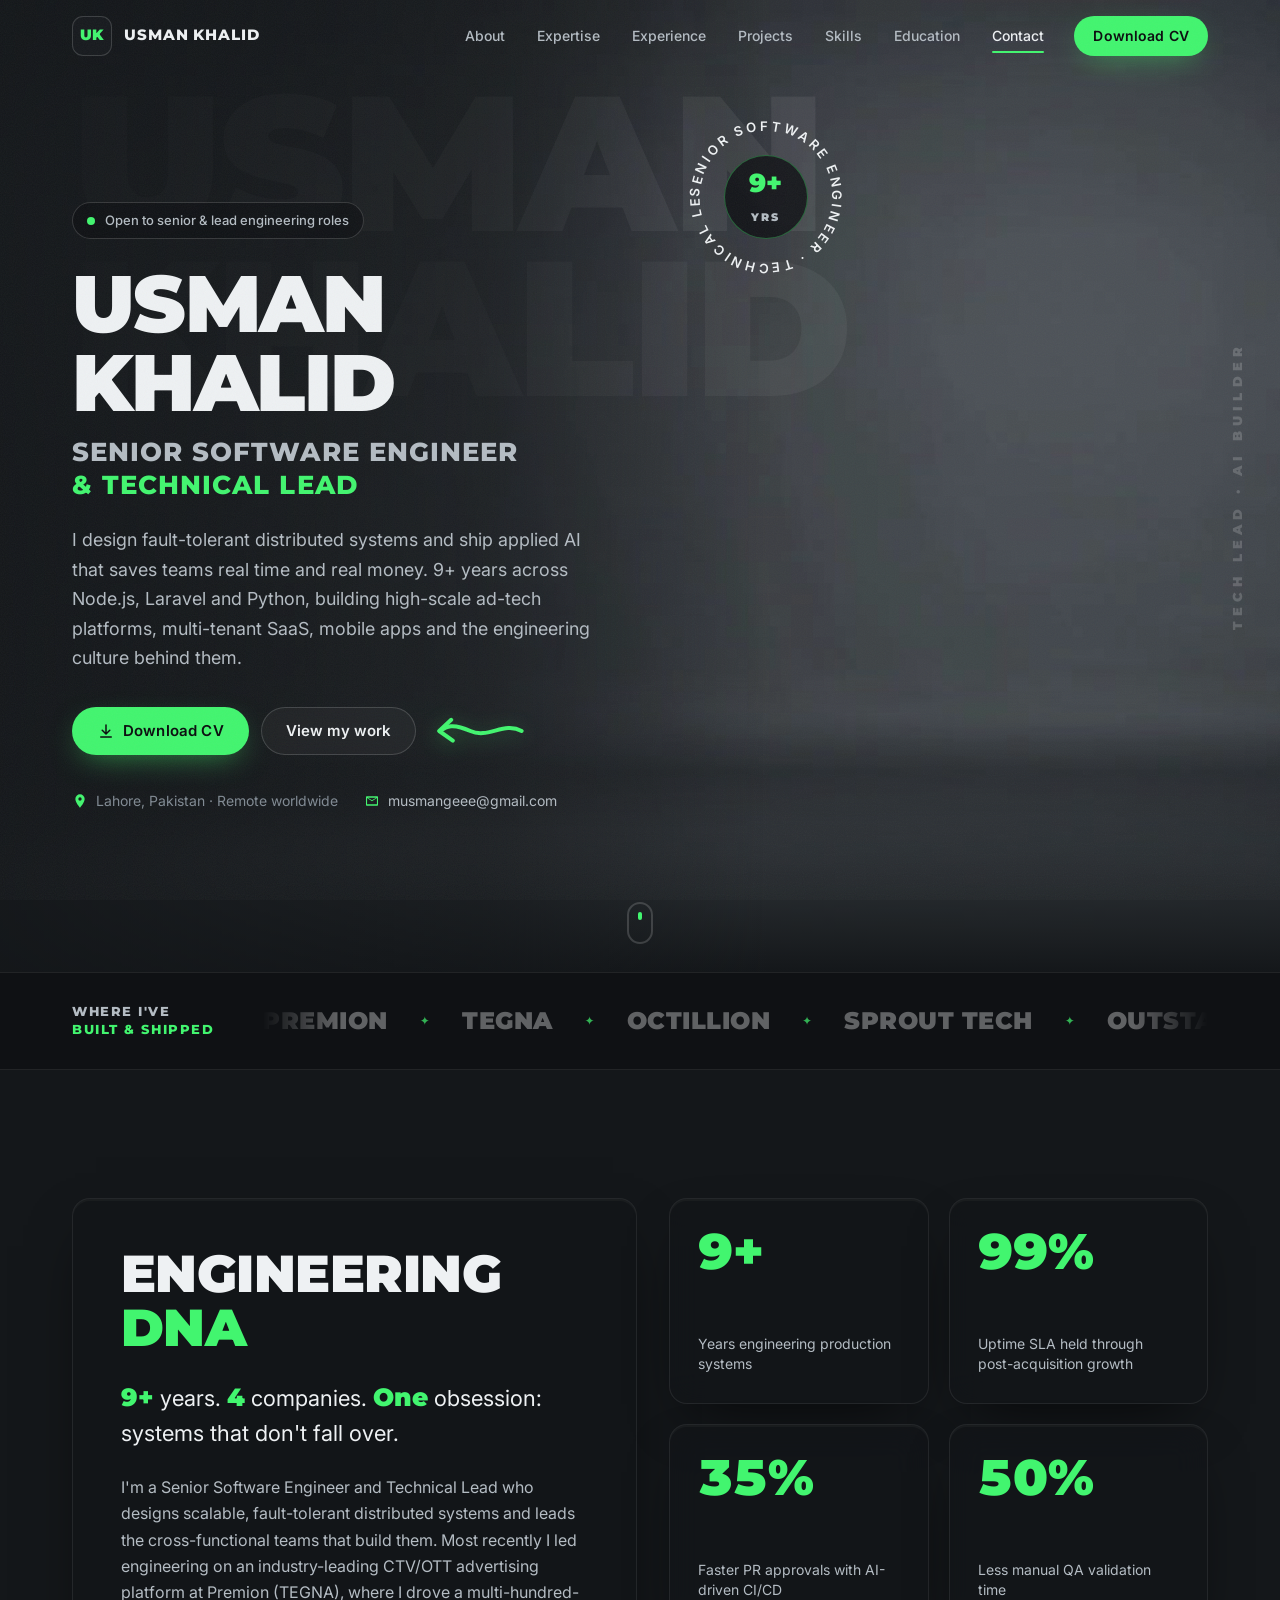
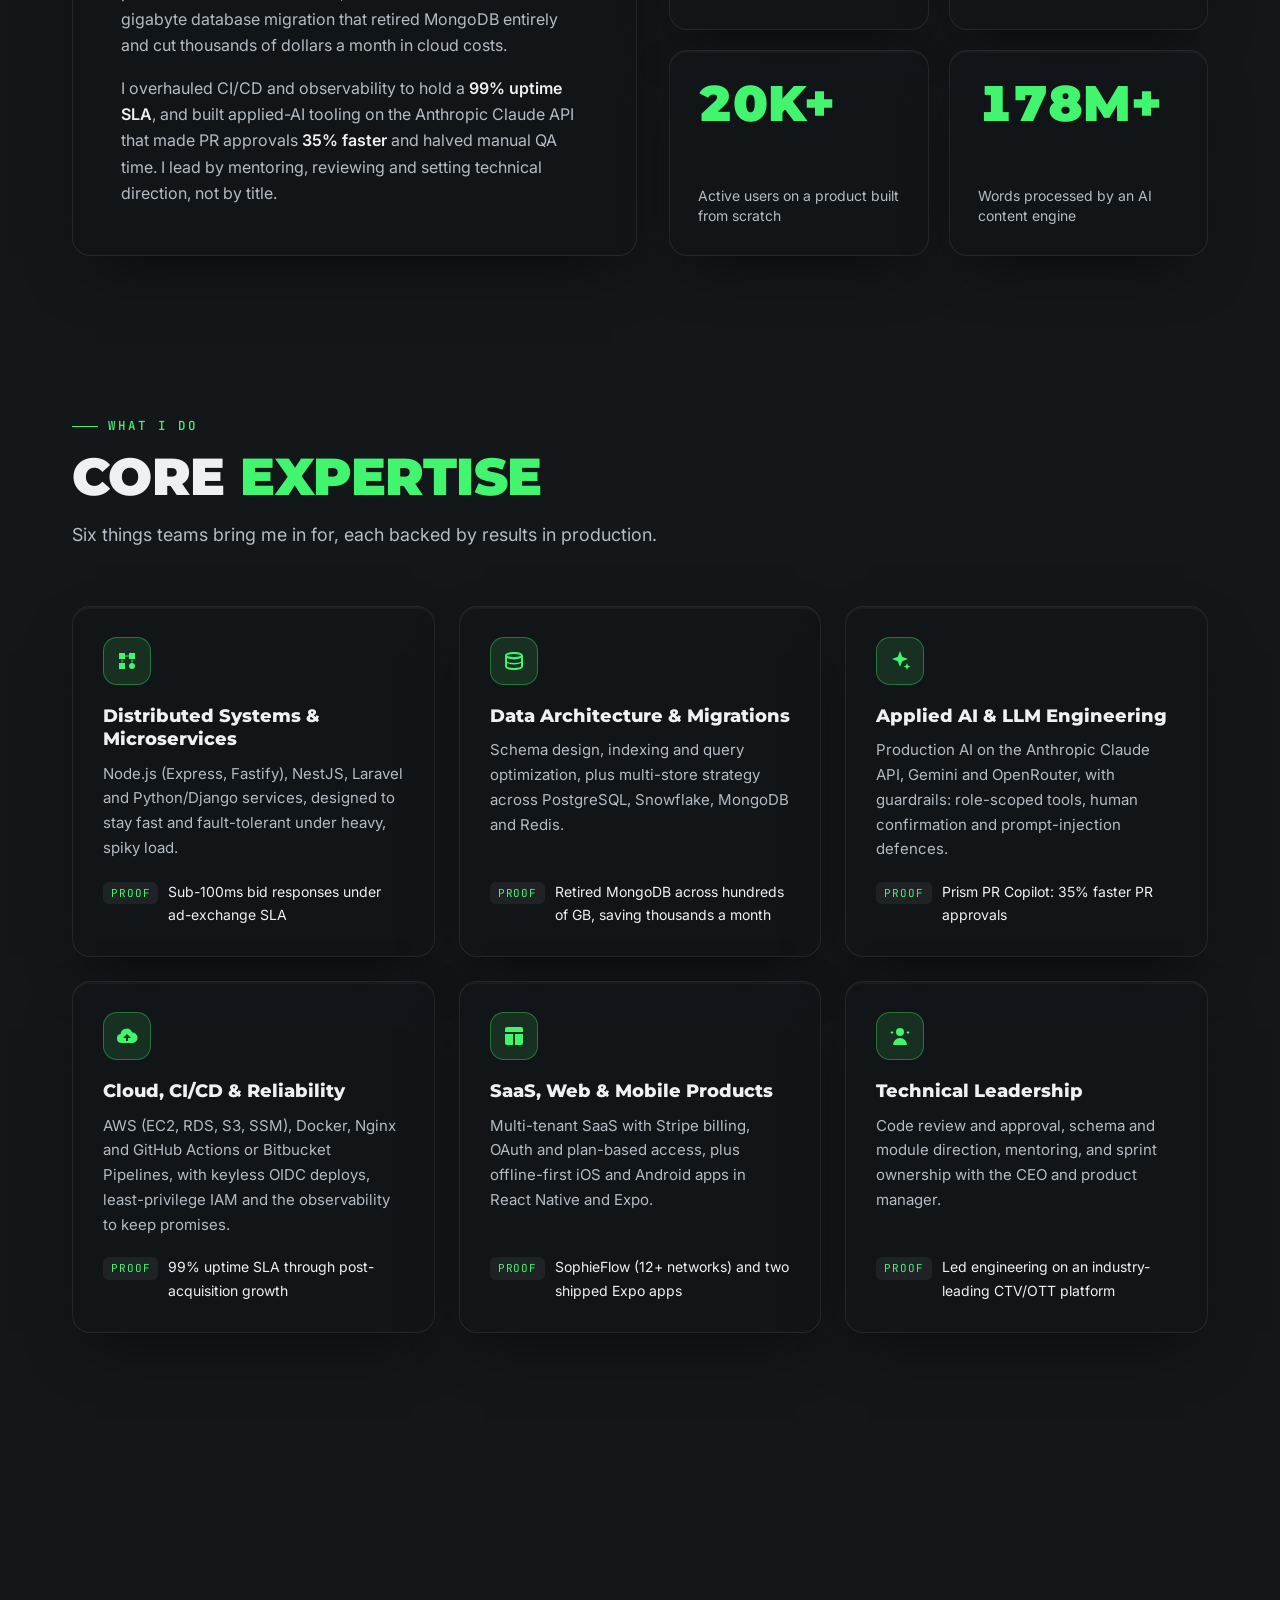
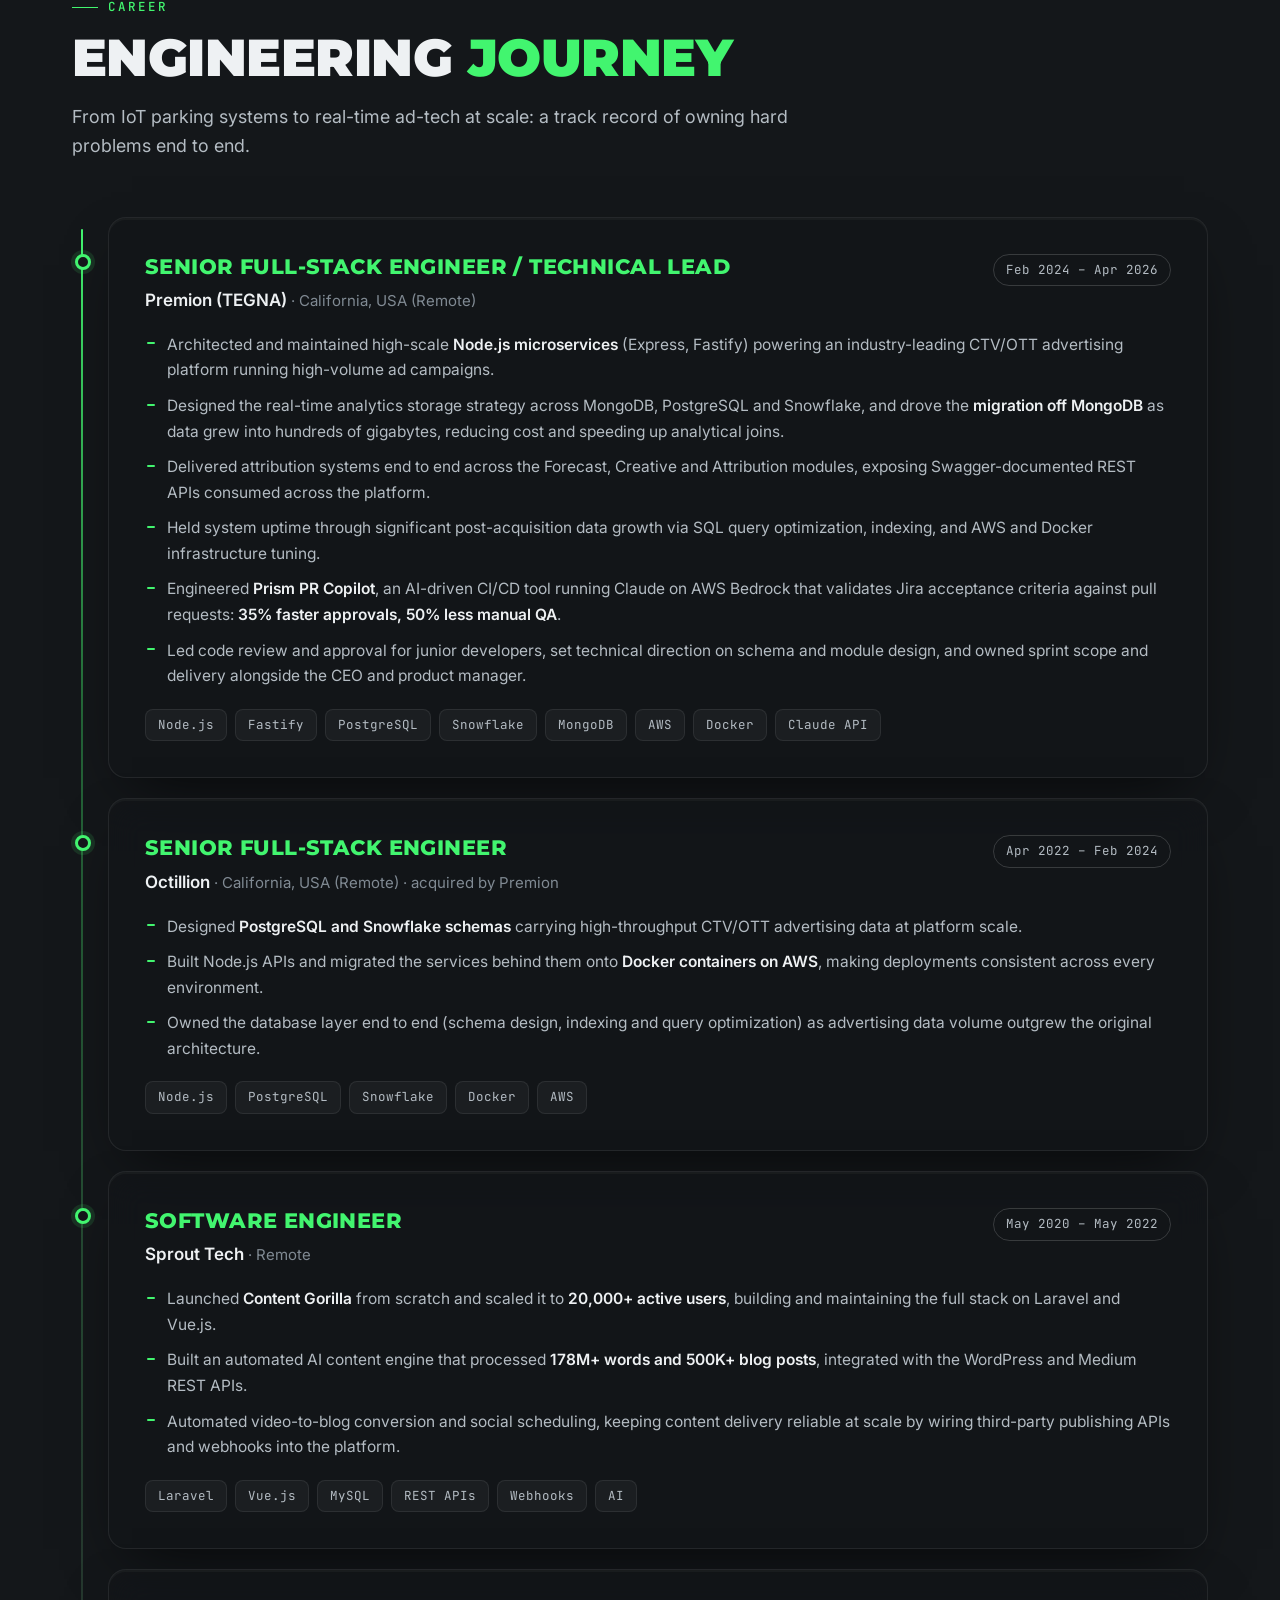
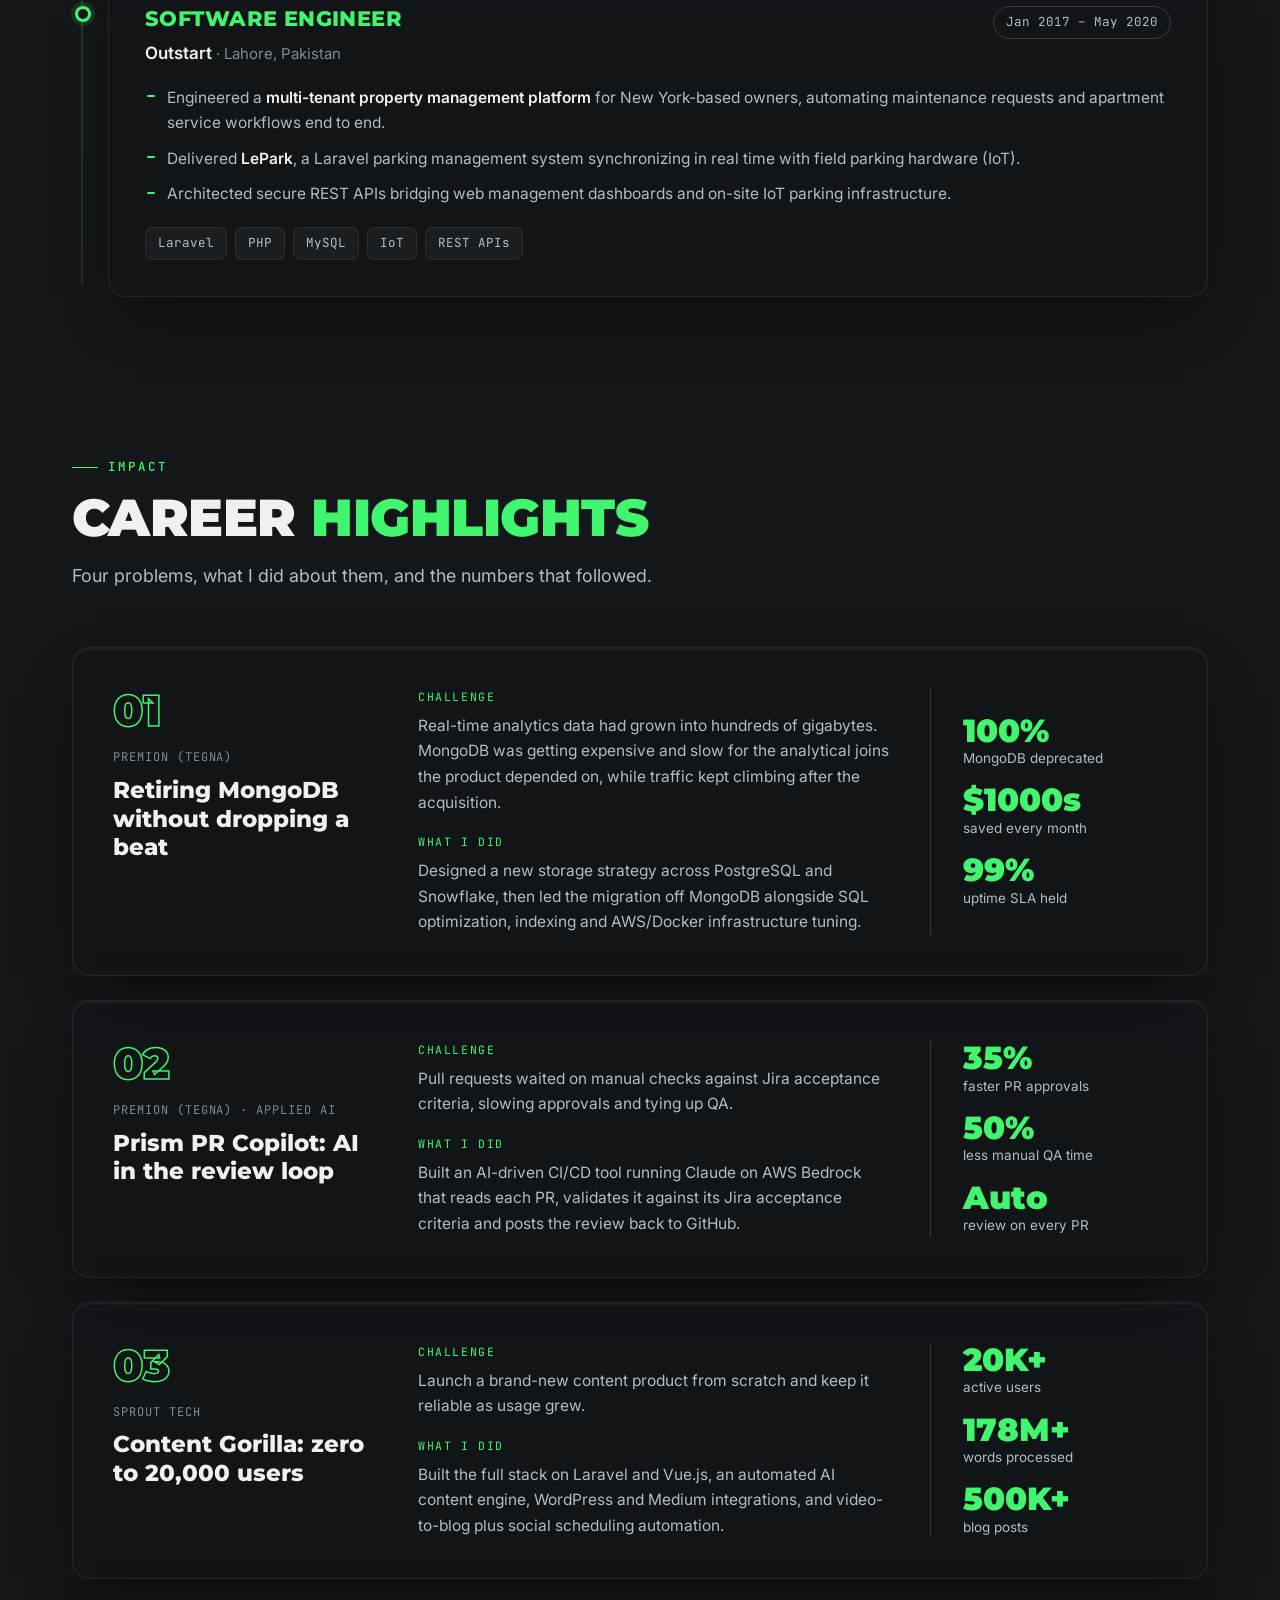
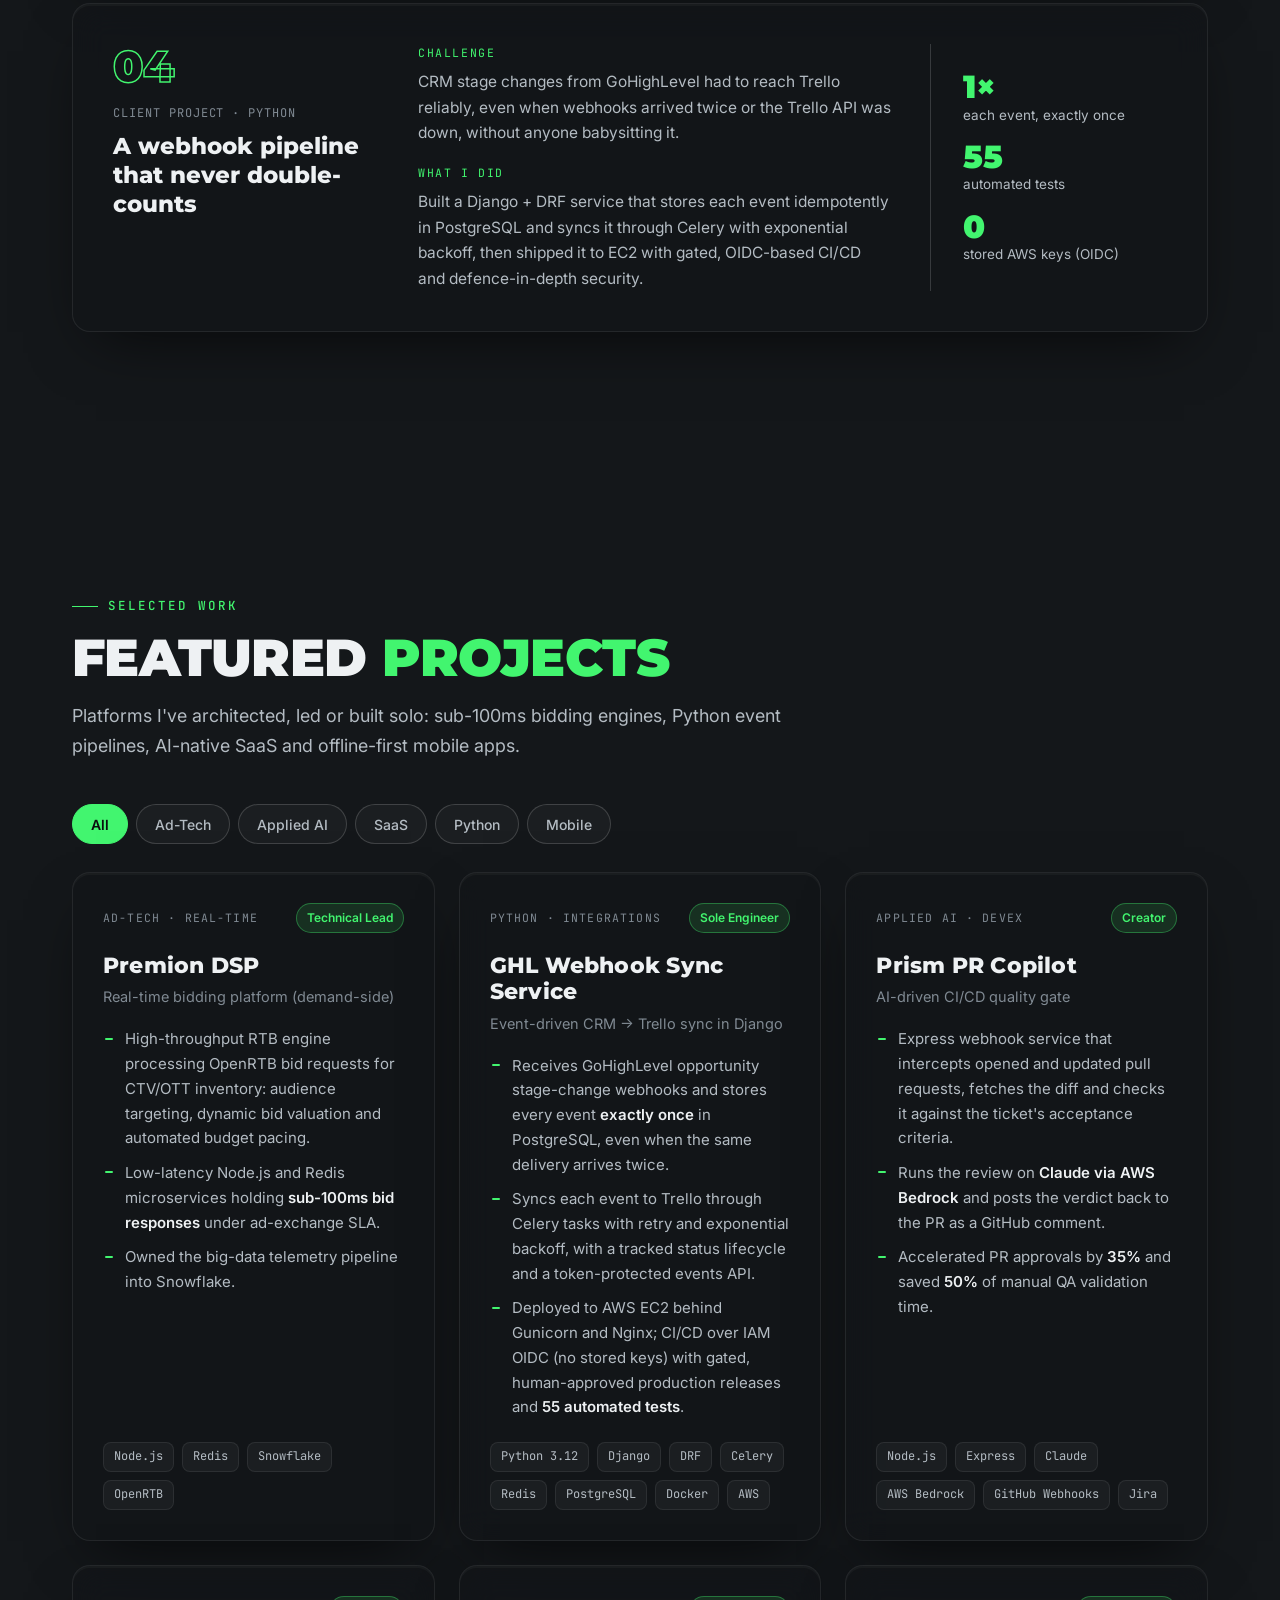
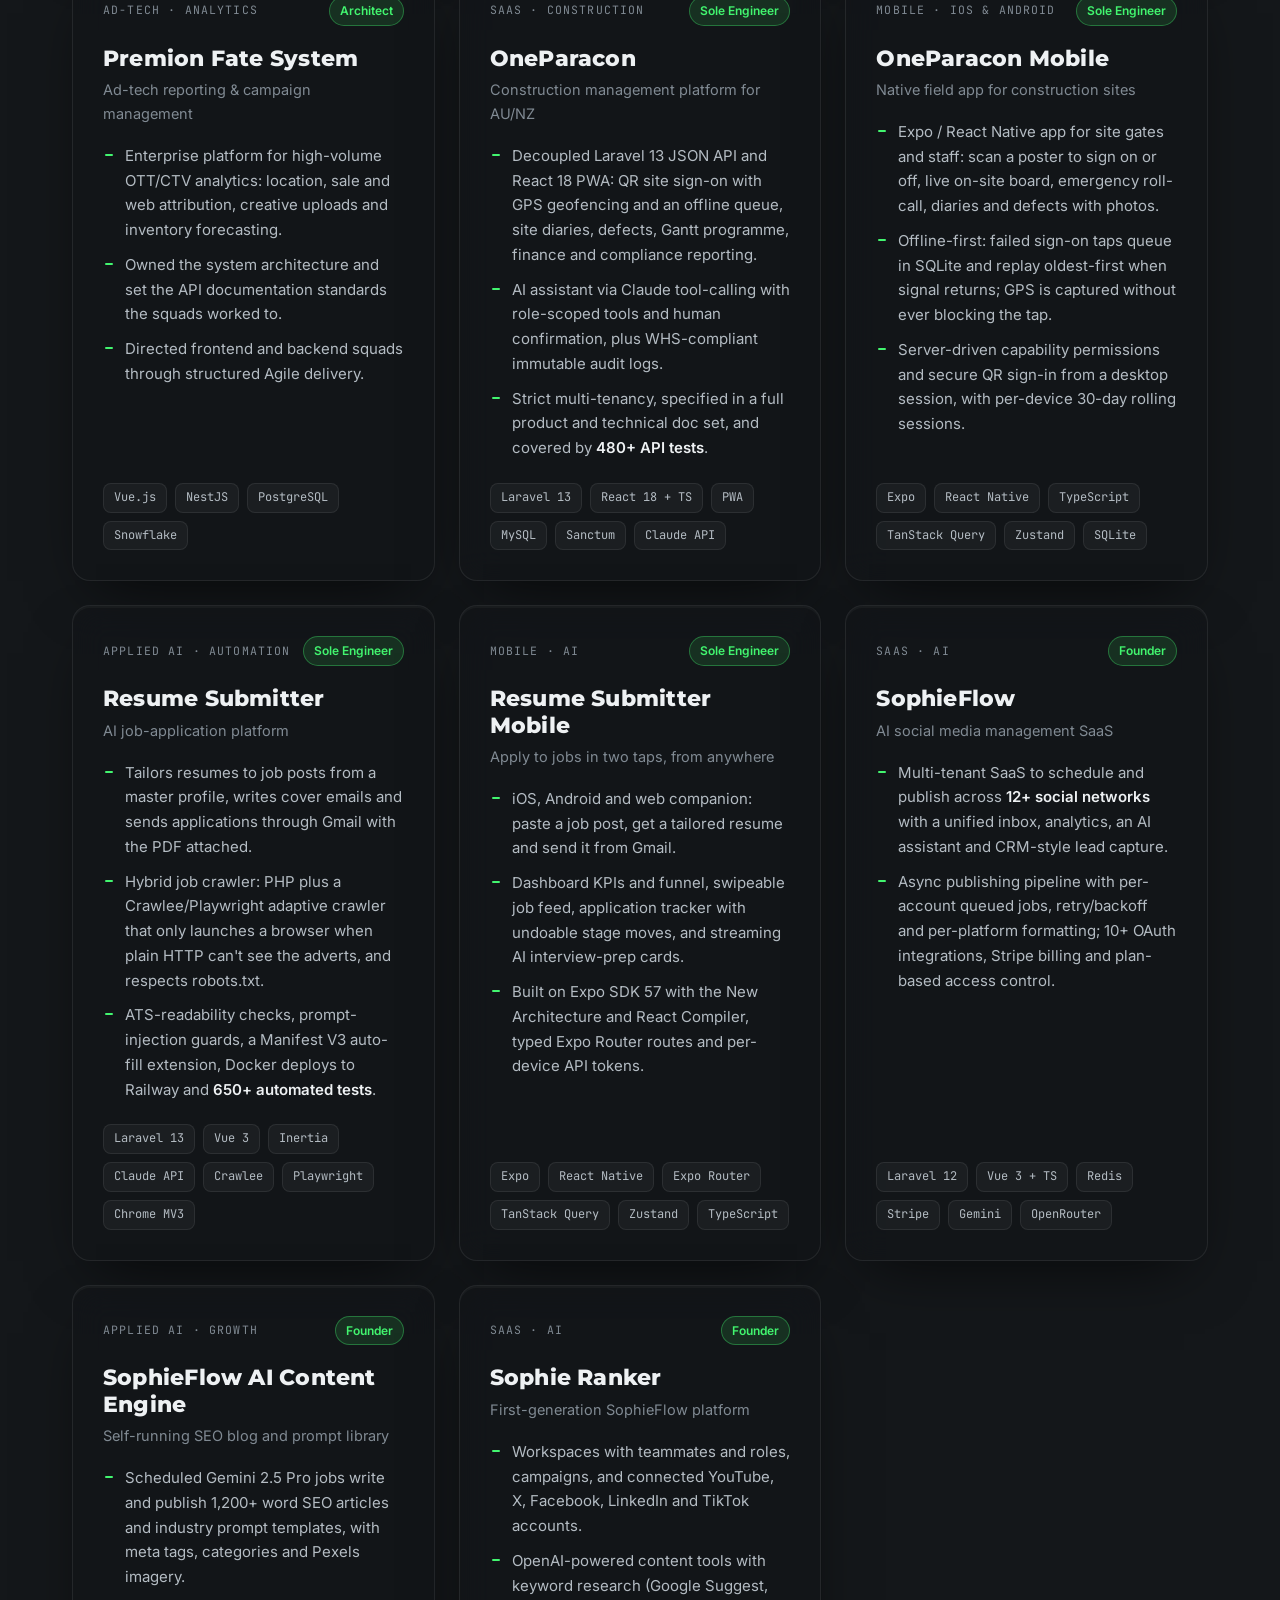
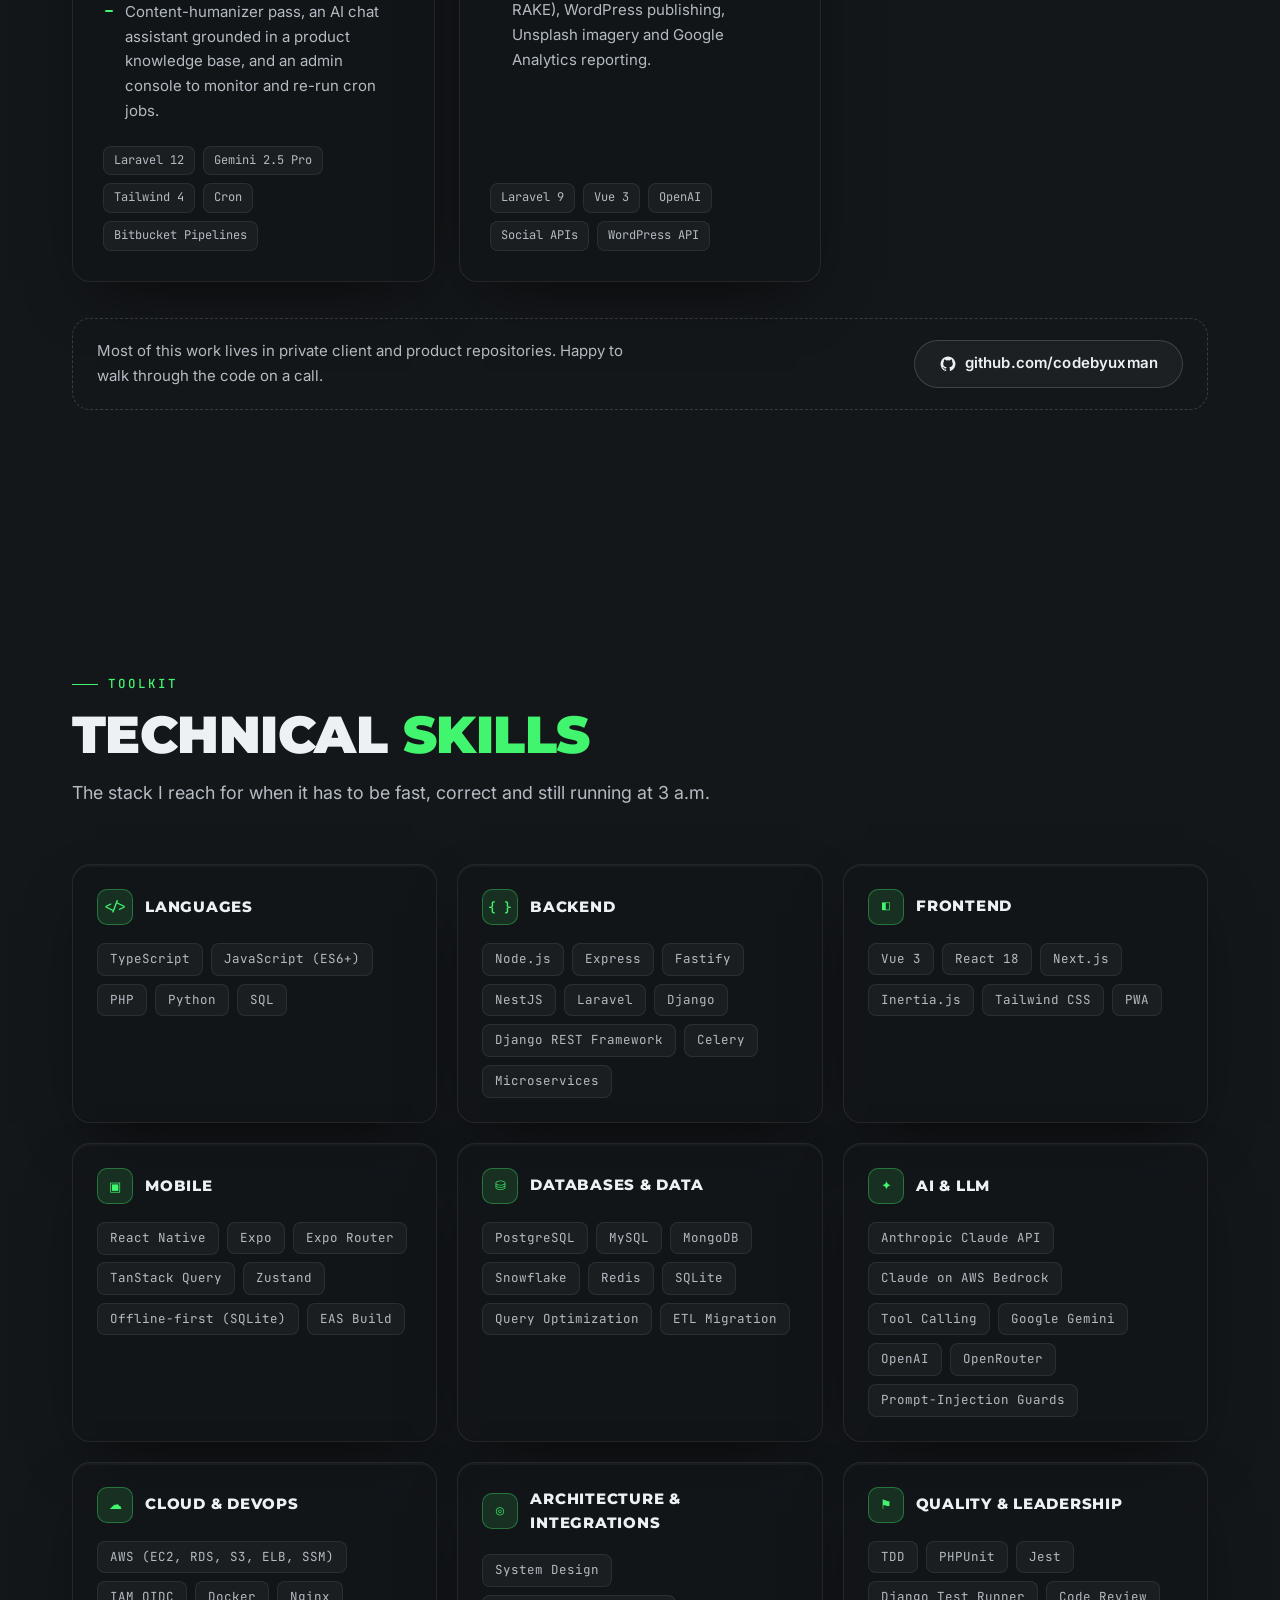
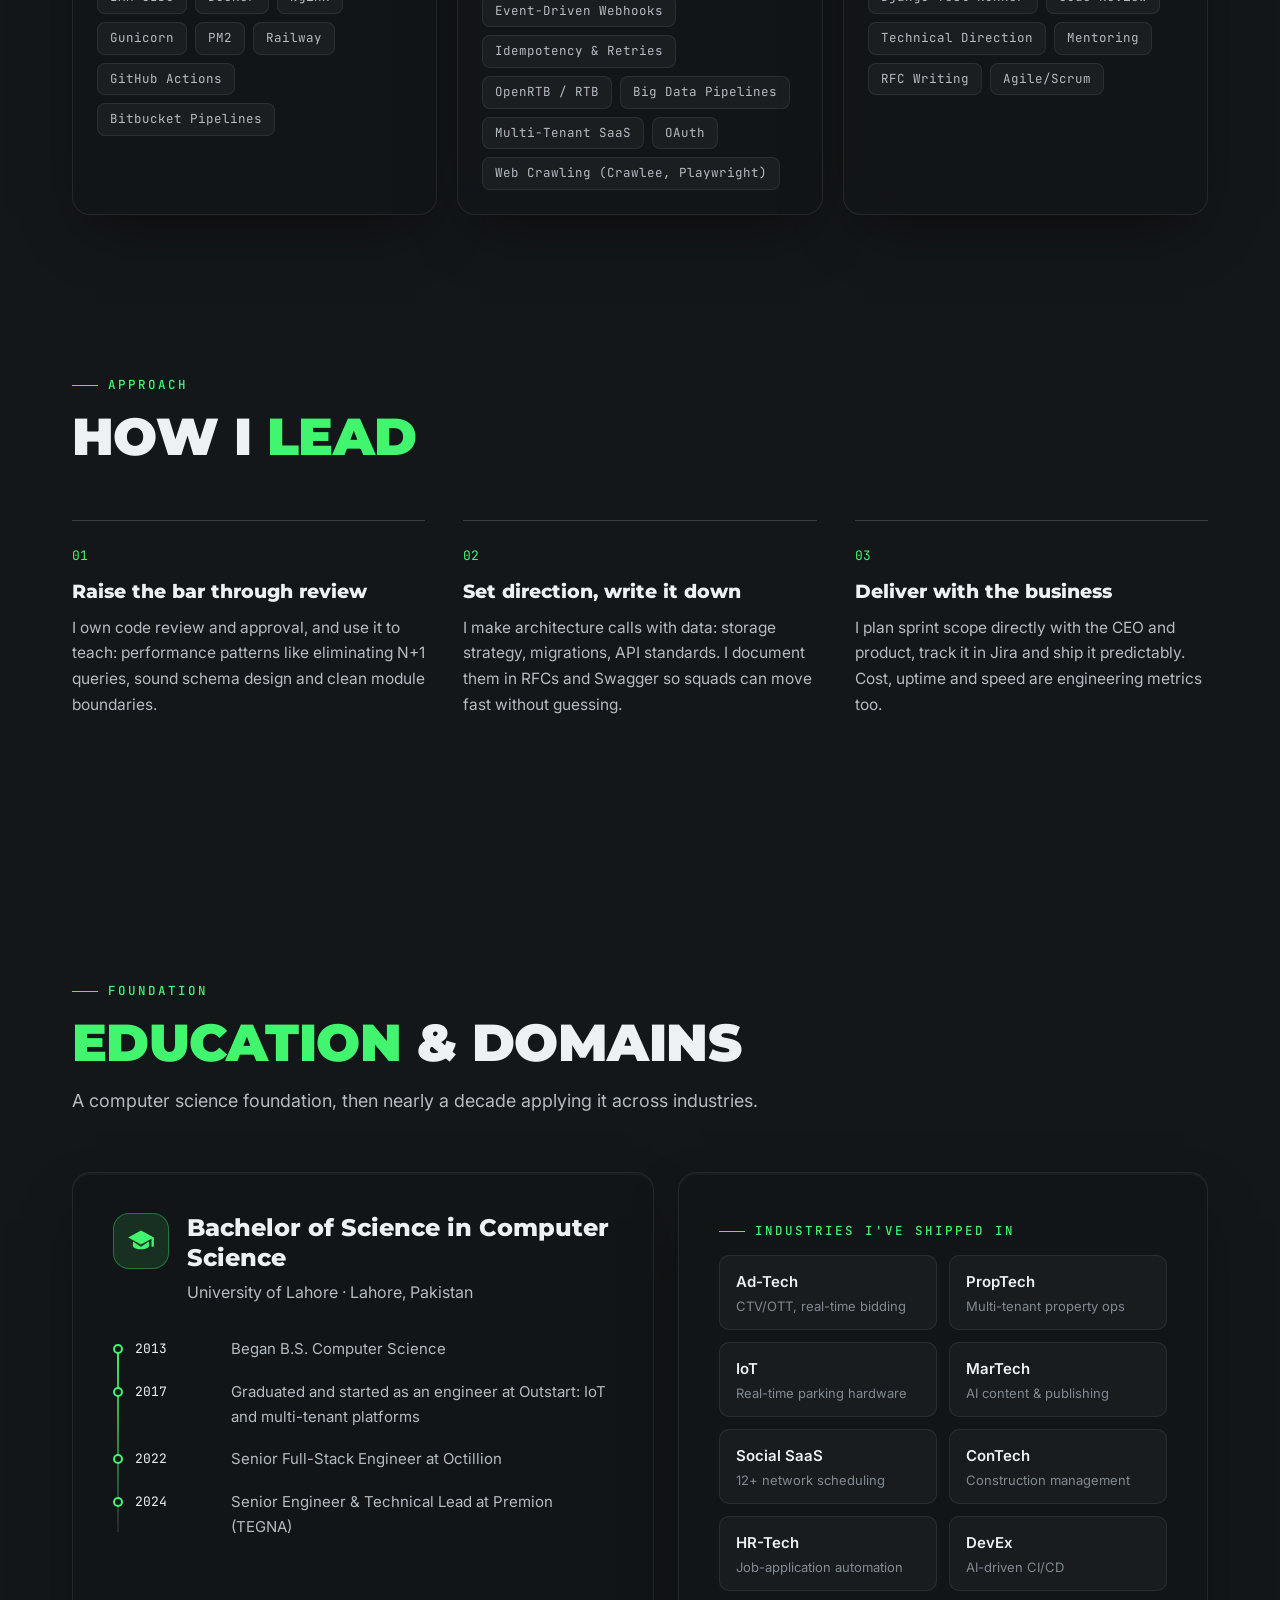
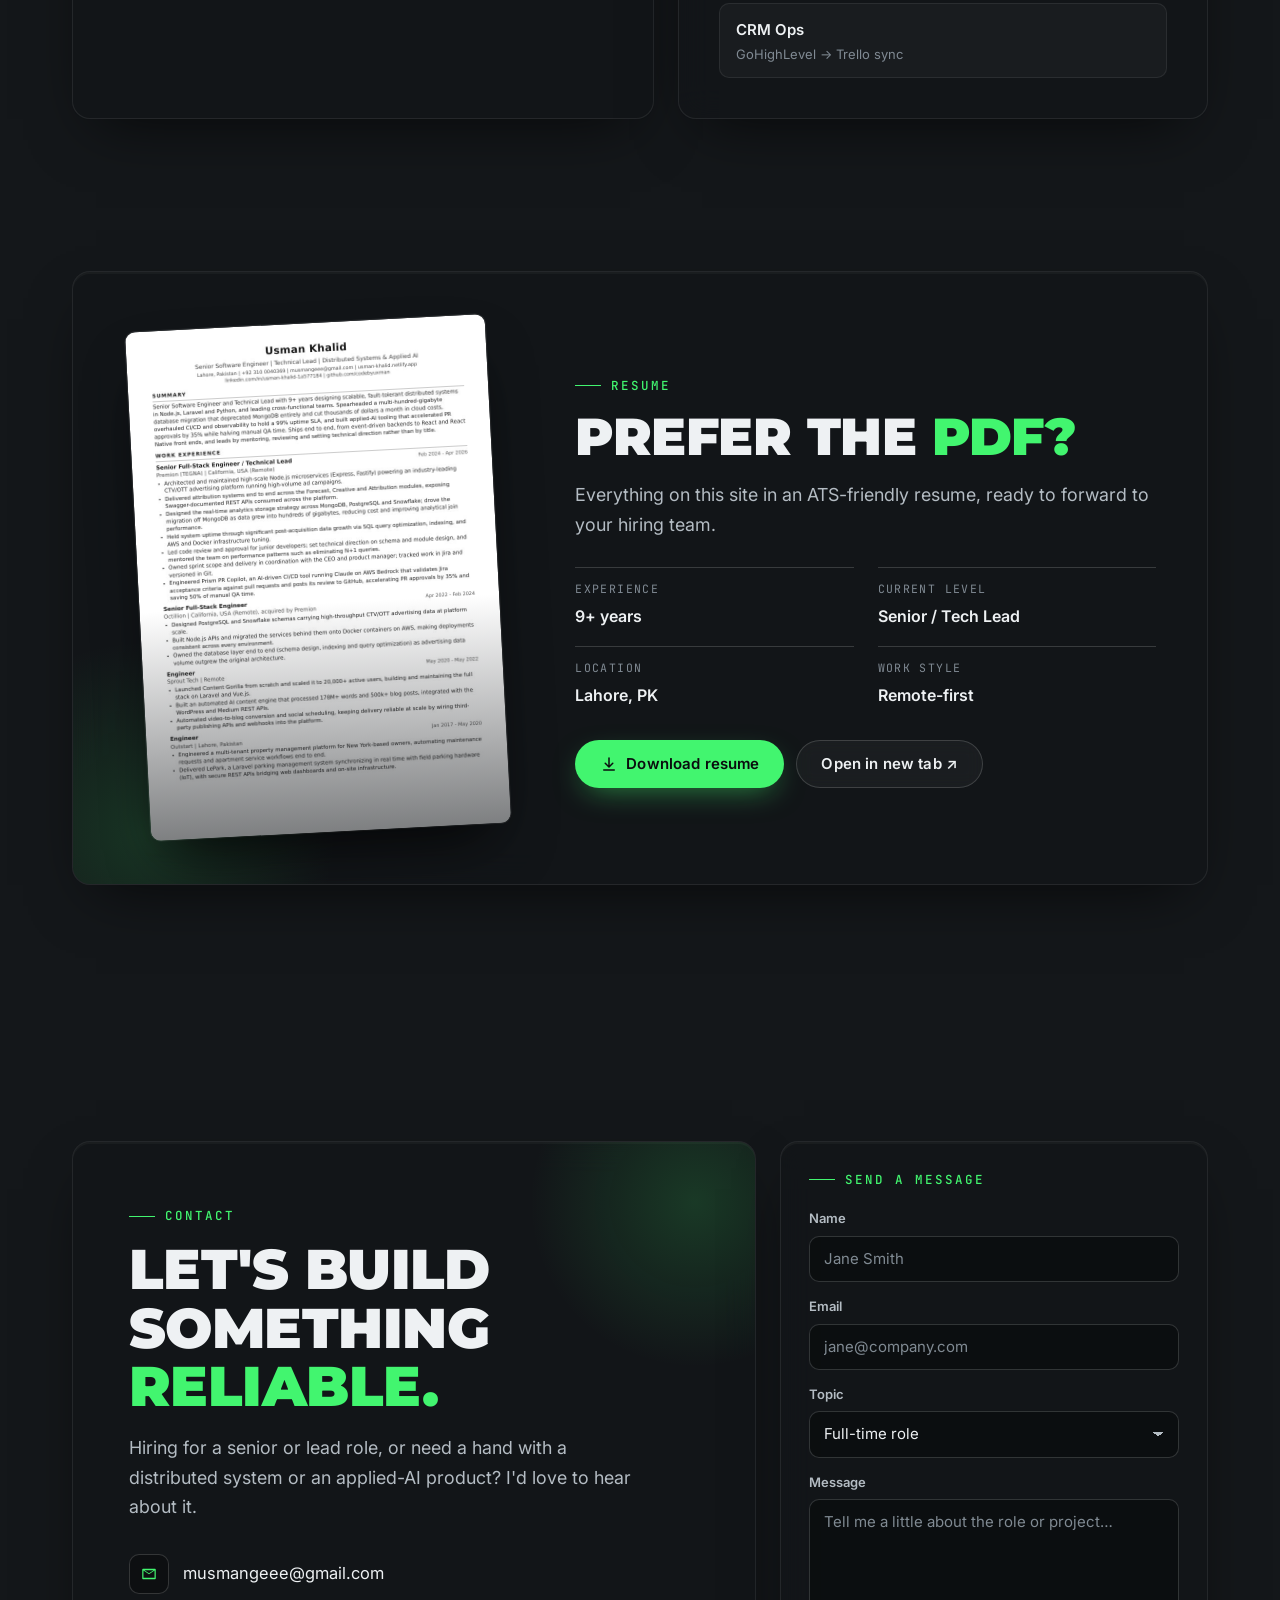
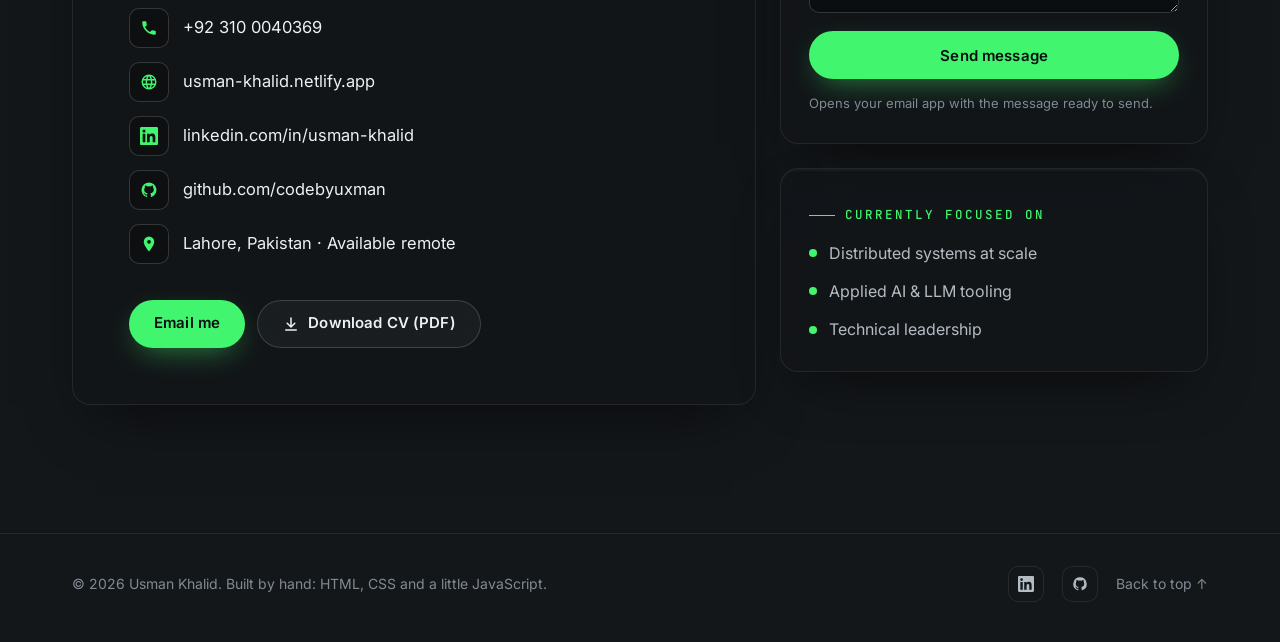
<file: index.html>
<!doctype html>
<html lang="en">
<head>
  <meta charset="utf-8">
  <meta name="viewport" content="width=device-width, initial-scale=1">
  <title>Usman Khalid | Senior Software Engineer &amp; Technical Lead</title>
  <meta name="description" content="Usman Khalid is a Senior Software Engineer and Technical Lead with 9+ years building fault-tolerant distributed systems in Node.js, Laravel and Python, high-scale ad-tech platforms, mobile apps and applied AI tooling.">
  <meta name="author" content="Usman Khalid">
  <meta name="theme-color" content="#14171a">

  <meta property="og:type" content="website">
  <meta property="og:title" content="Usman Khalid | Senior Software Engineer &amp; Technical Lead">
  <meta property="og:description" content="Distributed systems, high-scale ad-tech and applied AI. 9+ years of shipping reliable software and leading the teams that build it.">
  <meta property="og:image" content="assets/img/usman-hero.jpg">
  <meta property="og:url" content="https://usman-khalid.netlify.app">
  <meta name="twitter:card" content="summary_large_image">

  <link rel="icon" href="data:image/svg+xml,%3Csvg xmlns='http://www.w3.org/2000/svg' viewBox='0 0 64 64'%3E%3Crect width='64' height='64' rx='14' fill='%2314171a'/%3E%3Ctext x='50%25' y='56%25' text-anchor='middle' dominant-baseline='middle' font-family='Arial Black,Arial' font-weight='900' font-size='28' fill='%2342f56f'%3EUK%3C/text%3E%3C/svg%3E">

  <link rel="preconnect" href="https://fonts.googleapis.com">
  <link rel="preconnect" href="https://fonts.gstatic.com" crossorigin>
  <link href="https://fonts.googleapis.com/css2?family=Inter:wght@400;500;600;700&family=JetBrains+Mono:wght@400;500&family=Montserrat:wght@700;800;900&display=swap" rel="stylesheet">
  <link rel="preload" as="image" href="assets/img/hero-poster.jpg">
  <link rel="stylesheet" href="assets/css/styles.css">
  <script>document.documentElement.classList.add("js");</script>

  <script type="application/ld+json">
  {
    "@context": "https://schema.org",
    "@type": "Person",
    "name": "Usman Khalid",
    "jobTitle": "Senior Software Engineer & Technical Lead",
    "url": "https://usman-khalid.netlify.app",
    "email": "mailto:musmangeee@gmail.com",
    "telephone": "+923100040369",
    "address": { "@type": "PostalAddress", "addressLocality": "Lahore", "addressCountry": "PK" },
    "sameAs": ["https://www.linkedin.com/in/usman-khalid-1a577184/", "https://github.com/codebyuxman"],
    "alumniOf": { "@type": "CollegeOrUniversity", "name": "University of Lahore" },
    "knowsAbout": ["Distributed Systems", "Node.js", "Laravel", "Python", "Django", "Celery", "React Native", "Expo", "PostgreSQL", "Snowflake", "AWS", "Real-Time Bidding", "Applied AI", "Anthropic Claude API"]
  }
  </script>
</head>
<body>
  <a class="skip-link" href="#main">Skip to content</a>

  <!-- ============ NAV ============ -->
  <header class="nav" id="nav">
    <div class="container nav__inner">
      <a href="#top" class="nav__logo" aria-label="Usman Khalid, back to top">
        <span class="nav__mark">UK</span>
        <span class="nav__name">Usman Khalid</span>
      </a>

      <nav class="nav__links" id="navLinks" aria-label="Primary">
        <a href="#about">About</a>
        <a href="#expertise">Expertise</a>
        <a href="#experience">Experience</a>
        <a href="#projects">Projects</a>
        <a href="#skills">Skills</a>
        <a href="#education">Education</a>
        <a href="#contact">Contact</a>
        <a href="assets/Usman-Khalid-Resume.pdf" class="btn btn--sm btn--accent nav__cv" download>Download CV</a>
      </nav>

      <a href="assets/Usman-Khalid-Resume.pdf" class="nav__cv-mobile" download aria-label="Download CV (PDF)"><svg class="btn__icon" viewBox="0 0 24 24" aria-hidden="true"><path d="M12 3a1 1 0 0 1 1 1v9.59l3.3-3.3a1 1 0 1 1 1.4 1.42l-5 5a1 1 0 0 1-1.4 0l-5-5a1 1 0 1 1 1.4-1.42l3.3 3.3V4a1 1 0 0 1 1-1ZM5 19h14a1 1 0 1 1 0 2H5a1 1 0 1 1 0-2Z"/></svg><span>CV</span></a>

      <button class="nav__toggle" id="navToggle" aria-label="Open menu" aria-expanded="false" aria-controls="navLinks">
        <span></span><span></span><span></span>
      </button>
    </div>
  </header>

  <main id="main">
    <!-- ============ HERO ============ -->
    <section class="hero" id="top">
      <div class="hero__bg" aria-hidden="true">
        <video class="hero__video" autoplay muted playsinline preload="auto" poster="assets/img/hero-poster.jpg">
          <source src="assets/video/Man_walks_into_studio_20261015170410.mp4" type="video/mp4">
        </video>
        <div class="hero__ghost">
          <span>USMAN</span>
          <span>KHALID</span>
        </div>
        <div class="hero__shade"></div>
      </div>

      <span class="hero__side" aria-hidden="true">Tech Lead · AI Builder</span>

      <div class="container hero__inner">
        <div class="hero__content">
          <p class="eyebrow reveal"><span class="dot"></span> Open to senior &amp; lead engineering roles</p>

          <h1 class="hero__title reveal">
            <span class="hero__name">Usman Khalid</span>
            <span class="hero__role">Senior Software Engineer<br><span class="accent">&amp; Technical Lead</span></span>
          </h1>

          <p class="hero__lead reveal">
            I design fault-tolerant distributed systems and ship applied AI that saves teams
            real time and real money. 9+ years across Node.js, Laravel and Python, building high-scale
            ad-tech platforms, multi-tenant SaaS, mobile apps and the engineering culture behind them.
          </p>

          <div class="hero__cta reveal">
            <a href="assets/Usman-Khalid-Resume.pdf" class="btn btn--accent" download><svg class="btn__icon" viewBox="0 0 24 24" aria-hidden="true"><path d="M12 3a1 1 0 0 1 1 1v9.59l3.3-3.3a1 1 0 1 1 1.4 1.42l-5 5a1 1 0 0 1-1.4 0l-5-5a1 1 0 1 1 1.4-1.42l3.3 3.3V4a1 1 0 0 1 1-1ZM5 19h14a1 1 0 1 1 0 2H5a1 1 0 1 1 0-2Z"/></svg> Download CV</a>
            <a href="#experience" class="btn btn--ghost">View my work</a>
            <svg class="hero__arrow" viewBox="0 0 120 60" aria-hidden="true">
              <path d="M112 30 C 90 18, 70 40, 48 30 S 18 24, 10 30" />
              <path d="M24 16 L 9 30 L 26 42" />
            </svg>
          </div>

          <ul class="hero__meta reveal" aria-label="Quick facts">
            <li>
              <svg viewBox="0 0 24 24" aria-hidden="true"><path d="M12 2a7 7 0 0 0-7 7c0 5.2 7 13 7 13s7-7.8 7-13a7 7 0 0 0-7-7Zm0 9.5A2.5 2.5 0 1 1 12 6.5a2.5 2.5 0 0 1 0 5Z"/></svg>
              Lahore, Pakistan · Remote worldwide
            </li>
            <li>
              <svg viewBox="0 0 24 24" aria-hidden="true"><path d="M4 5h16a1 1 0 0 1 1 1v12a1 1 0 0 1-1 1H4a1 1 0 0 1-1-1V6a1 1 0 0 1 1-1Zm8 7.2L4.6 7.4V17h14.8V7.4L12 12.2ZM5.8 7 12 11l6.2-4H5.8Z"/></svg>
              <a href="mailto:musmangeee@gmail.com">musmangeee@gmail.com</a>
            </li>
          </ul>

          <div class="social reveal" aria-label="Find me online">
            <a href="https://www.linkedin.com/in/usman-khalid-1a577184/" class="social__link" target="_blank" rel="noopener me"><svg viewBox="0 0 24 24" aria-hidden="true"><path d="M20.45 20.45h-3.56v-5.57c0-1.33-.02-3.04-1.85-3.04-1.85 0-2.14 1.45-2.14 2.94v5.67H9.34V9h3.42v1.56h.05c.48-.9 1.64-1.85 3.37-1.85 3.6 0 4.27 2.37 4.27 5.46v6.28ZM5.34 7.43a2.06 2.06 0 1 1 0-4.13 2.06 2.06 0 0 1 0 4.13ZM7.12 20.45H3.56V9h3.56v11.45ZM22.22 0H1.77C.79 0 0 .77 0 1.73v20.54C0 23.23.79 24 1.77 24h20.45c.98 0 1.78-.77 1.78-1.73V1.73C24 .77 23.2 0 22.22 0Z"/></svg><span>LinkedIn</span></a>
            <a href="https://github.com/codebyuxman" class="social__link" target="_blank" rel="noopener me"><svg viewBox="0 0 24 24" aria-hidden="true"><path d="M12 2a10 10 0 0 0-3.16 19.49c.5.09.68-.22.68-.48v-1.7c-2.78.6-3.37-1.34-3.37-1.34-.45-1.16-1.11-1.47-1.11-1.47-.91-.62.07-.6.07-.6 1 .07 1.53 1.03 1.53 1.03.9 1.52 2.34 1.08 2.91.83.09-.65.35-1.09.63-1.34-2.22-.25-4.55-1.11-4.55-4.94 0-1.09.39-1.98 1.03-2.68-.1-.25-.45-1.27.1-2.64 0 0 .84-.27 2.75 1.02a9.58 9.58 0 0 1 5 0c1.91-1.29 2.75-1.02 2.75-1.02.55 1.37.2 2.39.1 2.64.64.7 1.03 1.59 1.03 2.68 0 3.84-2.34 4.68-4.57 4.93.36.31.68.92.68 1.85v2.74c0 .27.18.58.69.48A10 10 0 0 0 12 2Z"/></svg><span>GitHub</span></a>
          </div>
        </div>

        <div class="badge" aria-hidden="true">
          <svg viewBox="0 0 200 200">
            <defs>
              <path id="circlePath" d="M100,100 m-78,0 a78,78 0 1,1 156,0 a78,78 0 1,1 -156,0" />
            </defs>
            <text>
              <textPath href="#circlePath">SENIOR SOFTWARE ENGINEER · TECHNICAL LEAD · </textPath>
            </text>
          </svg>
          <span class="badge__core">9+<small>yrs</small></span>
        </div>
      </div>

      <a href="#about" class="hero__scroll" aria-label="Scroll to about section">
        <span></span>
      </a>
    </section>

    <!-- ============ BRANDS ============ -->
    <section class="brands" aria-label="Companies and products I've built for">
      <div class="container brands__inner">
        <p class="brands__label">Where I've<br><span class="accent">built &amp; shipped</span></p>
        <div class="marquee">
          <ul class="marquee__track"><li>Premion</li><li class="sep">✦</li><li>TEGNA</li><li class="sep">✦</li><li>Octillion</li><li class="sep">✦</li><li>Sprout Tech</li><li class="sep">✦</li><li>Outstart</li><li class="sep">✦</li><li>Content Gorilla</li><li class="sep">✦</li><li>SophieFlow</li><li class="sep">✦</li><li>OneParacon</li><li class="sep">✦</li><li>Resume Submitter</li><li class="sep">✦</li><li>LePark</li><li class="sep">✦</li></ul>
          <ul class="marquee__track" aria-hidden="true"><li>Premion</li><li class="sep">✦</li><li>TEGNA</li><li class="sep">✦</li><li>Octillion</li><li class="sep">✦</li><li>Sprout Tech</li><li class="sep">✦</li><li>Outstart</li><li class="sep">✦</li><li>Content Gorilla</li><li class="sep">✦</li><li>SophieFlow</li><li class="sep">✦</li><li>OneParacon</li><li class="sep">✦</li><li>Resume Submitter</li><li class="sep">✦</li><li>LePark</li><li class="sep">✦</li></ul>
        </div>
      </div>
    </section>

    <!-- ============ ABOUT / DNA ============ -->
    <section class="section" id="about">
      <div class="container about">
        <div class="card about__card reveal">
          <h2 class="section-title">Engineering <span class="accent">DNA</span></h2>
          <p class="about__punch">
            <strong class="accent">9+</strong> years. <strong class="accent">4</strong> companies.
            <strong class="accent">One</strong> obsession: systems that don't fall over.
          </p>
          <p>
            I'm a Senior Software Engineer and Technical Lead who designs scalable, fault-tolerant
            distributed systems and leads the cross-functional teams that build them. Most recently I
            led engineering on an industry-leading CTV/OTT advertising platform at Premion (TEGNA), where
            I drove a multi-hundred-gigabyte database migration that retired MongoDB entirely and cut
            thousands of dollars a month in cloud costs.
          </p>
          <p>
            I overhauled CI/CD and observability to hold a <strong>99% uptime SLA</strong>, and built
            applied-AI tooling on the Anthropic Claude API that made PR approvals <strong>35% faster</strong>
            and halved manual QA time. I lead by mentoring, reviewing and setting technical
            direction, not by title.
          </p>
        </div>

        <div class="stats" role="list">
          <div class="stat card reveal" role="listitem">
            <span class="stat__num" data-count="9" data-suffix="+">9+</span>
            <span class="stat__label">Years engineering production systems</span>
          </div>
          <div class="stat card reveal" role="listitem">
            <span class="stat__num" data-count="99" data-suffix="%">99%</span>
            <span class="stat__label">Uptime SLA held through post-acquisition growth</span>
          </div>
          <div class="stat card reveal" role="listitem">
            <span class="stat__num" data-count="35" data-suffix="%">35%</span>
            <span class="stat__label">Faster PR approvals with AI-driven CI/CD</span>
          </div>
          <div class="stat card reveal" role="listitem">
            <span class="stat__num" data-count="50" data-suffix="%">50%</span>
            <span class="stat__label">Less manual QA validation time</span>
          </div>
          <div class="stat card reveal" role="listitem">
            <span class="stat__num" data-count="20" data-suffix="K+">20K+</span>
            <span class="stat__label">Active users on a product built from scratch</span>
          </div>
          <div class="stat card reveal" role="listitem">
            <span class="stat__num" data-count="178" data-suffix="M+">178M+</span>
            <span class="stat__label">Words processed by an AI content engine</span>
          </div>
        </div>
      </div>
    </section>

    <!-- ============ EXPERTISE ============ -->
    <section class="section section--tight" id="expertise">
      <div class="container">
        <header class="section-head reveal">
          <p class="kicker">What I do</p>
          <h2 class="section-title">Core <span class="accent">Expertise</span></h2>
          <p class="section-sub">Six things teams bring me in for, each backed by results in production.</p>
        </header>
        <div class="expertise">
          <article class="expertise__item card reveal">
            <span class="expertise__icon" aria-hidden="true"><svg viewBox="0 0 24 24"><path d="M4 4h6v6H4V4Zm10 0h6v6h-6V4ZM4 14h6v6H4v-6Zm13 0a3 3 0 1 1 0 6 3 3 0 0 1 0-6ZM10 6.5h4v1h-4v-1Zm-3.5 4h1v3h-1v-3Zm10 0h1v3h-1v-3Z"/></svg></span>
            <h3>Distributed Systems &amp; Microservices</h3>
            <p>Node.js (Express, Fastify), NestJS, Laravel and Python/Django services, designed to stay fast and fault-tolerant under heavy, spiky load.</p>
            <p class="expertise__proof"><span>Proof</span>Sub-100ms bid responses under ad-exchange SLA</p>
          </article>
          <article class="expertise__item card reveal">
            <span class="expertise__icon" aria-hidden="true"><svg viewBox="0 0 24 24"><path d="M12 3c4.97 0 9 1.57 9 3.5v11c0 1.93-4.03 3.5-9 3.5s-9-1.57-9-3.5v-11C3 4.57 7.03 3 12 3Zm7 11.1C17.4 14.97 14.86 15.5 12 15.5s-5.4-.53-7-1.4v3.4c.2.5 2.9 1.5 7 1.5s6.8-1 7-1.5v-3.4Zm0-5C17.4 9.97 14.86 10.5 12 10.5S6.6 9.97 5 9.1v3.4c.2.5 2.9 1.5 7 1.5s6.8-1 7-1.5V9.1ZM12 5c-4.1 0-6.8 1-7 1.5.2.5 2.9 1.5 7 1.5s6.8-1 7-1.5C18.8 6 16.1 5 12 5Z"/></svg></span>
            <h3>Data Architecture &amp; Migrations</h3>
            <p>Schema design, indexing and query optimization, plus multi-store strategy across PostgreSQL, Snowflake, MongoDB and Redis.</p>
            <p class="expertise__proof"><span>Proof</span>Retired MongoDB across hundreds of GB, saving thousands a month</p>
          </article>
          <article class="expertise__item card reveal">
            <span class="expertise__icon" aria-hidden="true"><svg viewBox="0 0 24 24"><path d="M12 2l2.2 5.8L20 10l-5.8 2.2L12 18l-2.2-5.8L4 10l5.8-2.2L12 2Zm7 12 1 2.6 2.6 1-2.6 1L19 21l-1-2.4-2.6-1 2.6-1L19 14Z"/></svg></span>
            <h3>Applied AI &amp; LLM Engineering</h3>
            <p>Production AI on the Anthropic Claude API, Gemini and OpenRouter, with guardrails: role-scoped tools, human confirmation and prompt-injection defences.</p>
            <p class="expertise__proof"><span>Proof</span>Prism PR Copilot: 35% faster PR approvals</p>
          </article>
          <article class="expertise__item card reveal">
            <span class="expertise__icon" aria-hidden="true"><svg viewBox="0 0 24 24"><path d="M6.5 19a4.5 4.5 0 0 1-.9-8.91 6 6 0 0 1 11.6-1.6A5 5 0 0 1 17.5 19h-11Zm5.5-9-4 4h3v3h2v-3h3l-4-4Z"/></svg></span>
            <h3>Cloud, CI/CD &amp; Reliability</h3>
            <p>AWS (EC2, RDS, S3, SSM), Docker, Nginx and GitHub Actions or Bitbucket Pipelines, with keyless OIDC deploys, least-privilege IAM and the observability to keep promises.</p>
            <p class="expertise__proof"><span>Proof</span>99% uptime SLA through post-acquisition growth</p>
          </article>
          <article class="expertise__item card reveal">
            <span class="expertise__icon" aria-hidden="true"><svg viewBox="0 0 24 24"><path d="M3 5a2 2 0 0 1 2-2h14a2 2 0 0 1 2 2v3H3V5Zm0 5h8v11H5a2 2 0 0 1-2-2v-9Zm10 0h8v9a2 2 0 0 1-2 2h-6V10Z"/></svg></span>
            <h3>SaaS, Web &amp; Mobile Products</h3>
            <p>Multi-tenant SaaS with Stripe billing, OAuth and plan-based access, plus offline-first iOS and Android apps in React Native and Expo.</p>
            <p class="expertise__proof"><span>Proof</span>SophieFlow (12+ networks) and two shipped Expo apps</p>
          </article>
          <article class="expertise__item card reveal">
            <span class="expertise__icon" aria-hidden="true"><svg viewBox="0 0 24 24"><path d="M12 12a4 4 0 1 0 0-8 4 4 0 0 0 0 8Zm-7 9a7 7 0 0 1 14 0H5Zm13.5-12.5L20 7l1.5 1.5L20 10l-1.5-1.5ZM2.5 8.5 4 7l1.5 1.5L4 10 2.5 8.5Z"/></svg></span>
            <h3>Technical Leadership</h3>
            <p>Code review and approval, schema and module direction, mentoring, and sprint ownership with the CEO and product manager.</p>
            <p class="expertise__proof"><span>Proof</span>Led engineering on an industry-leading CTV/OTT platform</p>
          </article>
        </div>
      </div>
    </section>

    <!-- ============ EXPERIENCE ============ -->
    <section class="section" id="experience">
      <div class="container">
        <header class="section-head reveal">
          <p class="kicker">Career</p>
          <h2 class="section-title">Engineering <span class="accent">Journey</span></h2>
          <p class="section-sub">From IoT parking systems to real-time ad-tech at scale: a track record of owning hard problems end to end.</p>
        </header>

        <ol class="timeline">
          <li class="job card reveal">
            <div class="job__head">
              <div>
                <h3 class="job__role">Senior Full-Stack Engineer / Technical Lead</h3>
                <p class="job__company">Premion (TEGNA) <span>· California, USA (Remote)</span></p>
              </div>
              <span class="job__date">Feb 2024 – Apr 2026</span>
            </div>
            <ul class="job__points">
              <li>Architected and maintained high-scale <strong>Node.js microservices</strong> (Express, Fastify) powering an industry-leading CTV/OTT advertising platform running high-volume ad campaigns.</li>
              <li>Designed the real-time analytics storage strategy across MongoDB, PostgreSQL and Snowflake, and drove the <strong>migration off MongoDB</strong> as data grew into hundreds of gigabytes, reducing cost and speeding up analytical joins.</li>
              <li>Delivered attribution systems end to end across the Forecast, Creative and Attribution modules, exposing Swagger-documented REST APIs consumed across the platform.</li>
              <li>Held system uptime through significant post-acquisition data growth via SQL query optimization, indexing, and AWS and Docker infrastructure tuning.</li>
              <li>Engineered <strong>Prism PR Copilot</strong>, an AI-driven CI/CD tool running Claude on AWS Bedrock that validates Jira acceptance criteria against pull requests: <strong>35% faster approvals, 50% less manual QA</strong>.</li>
              <li>Led code review and approval for junior developers, set technical direction on schema and module design, and owned sprint scope and delivery alongside the CEO and product manager.</li>
            </ul>
            <ul class="chips">
              <li>Node.js</li><li>Fastify</li><li>PostgreSQL</li><li>Snowflake</li><li>MongoDB</li><li>AWS</li><li>Docker</li><li>Claude API</li>
            </ul>
          </li>

          <li class="job card reveal">
            <div class="job__head">
              <div>
                <h3 class="job__role">Senior Full-Stack Engineer</h3>
                <p class="job__company">Octillion <span>· California, USA (Remote) · acquired by Premion</span></p>
              </div>
              <span class="job__date">Apr 2022 – Feb 2024</span>
            </div>
            <ul class="job__points">
              <li>Designed <strong>PostgreSQL and Snowflake schemas</strong> carrying high-throughput CTV/OTT advertising data at platform scale.</li>
              <li>Built Node.js APIs and migrated the services behind them onto <strong>Docker containers on AWS</strong>, making deployments consistent across every environment.</li>
              <li>Owned the database layer end to end (schema design, indexing and query optimization) as advertising data volume outgrew the original architecture.</li>
            </ul>
            <ul class="chips">
              <li>Node.js</li><li>PostgreSQL</li><li>Snowflake</li><li>Docker</li><li>AWS</li>
            </ul>
          </li>

          <li class="job card reveal">
            <div class="job__head">
              <div>
                <h3 class="job__role">Software Engineer</h3>
                <p class="job__company">Sprout Tech <span>· Remote</span></p>
              </div>
              <span class="job__date">May 2020 – May 2022</span>
            </div>
            <ul class="job__points">
              <li>Launched <strong>Content Gorilla</strong> from scratch and scaled it to <strong>20,000+ active users</strong>, building and maintaining the full stack on Laravel and Vue.js.</li>
              <li>Built an automated AI content engine that processed <strong>178M+ words and 500K+ blog posts</strong>, integrated with the WordPress and Medium REST APIs.</li>
              <li>Automated video-to-blog conversion and social scheduling, keeping content delivery reliable at scale by wiring third-party publishing APIs and webhooks into the platform.</li>
            </ul>
            <ul class="chips">
              <li>Laravel</li><li>Vue.js</li><li>MySQL</li><li>REST APIs</li><li>Webhooks</li><li>AI</li>
            </ul>
          </li>

          <li class="job card reveal">
            <div class="job__head">
              <div>
                <h3 class="job__role">Software Engineer</h3>
                <p class="job__company">Outstart <span>· Lahore, Pakistan</span></p>
              </div>
              <span class="job__date">Jan 2017 – May 2020</span>
            </div>
            <ul class="job__points">
              <li>Engineered a <strong>multi-tenant property management platform</strong> for New York-based owners, automating maintenance requests and apartment service workflows end to end.</li>
              <li>Delivered <strong>LePark</strong>, a Laravel parking management system synchronizing in real time with field parking hardware (IoT).</li>
              <li>Architected secure REST APIs bridging web management dashboards and on-site IoT parking infrastructure.</li>
            </ul>
            <ul class="chips">
              <li>Laravel</li><li>PHP</li><li>MySQL</li><li>IoT</li><li>REST APIs</li>
            </ul>
          </li>
        </ol>
      </div>
    </section>

    <!-- ============ CASE STUDIES ============ -->
    <section class="section section--tight" id="highlights">
      <div class="container">
        <header class="section-head reveal">
          <p class="kicker">Impact</p>
          <h2 class="section-title">Career <span class="accent">Highlights</span></h2>
          <p class="section-sub">Four problems, what I did about them, and the numbers that followed.</p>
        </header>
        <div class="cases">
          <article class="case card reveal">
            <div class="case__intro">
              <span class="case__num">01</span>
              <p class="case__company">Premion (TEGNA)</p>
              <h3>Retiring MongoDB without dropping a beat</h3>
            </div>
            <div class="case__body">
              <div>
                <p class="case__label">Challenge</p>
                <p>Real-time analytics data had grown into hundreds of gigabytes. MongoDB was getting expensive and slow for the analytical joins the product depended on, while traffic kept climbing after the acquisition.</p>
              </div>
              <div>
                <p class="case__label">What I did</p>
                <p>Designed a new storage strategy across PostgreSQL and Snowflake, then led the migration off MongoDB alongside SQL optimization, indexing and AWS/Docker infrastructure tuning.</p>
              </div>
            </div>
            <ul class="case__results" aria-label="Results"><li><strong>100%</strong><span>MongoDB deprecated</span></li><li><strong>$1000s</strong><span>saved every month</span></li><li><strong>99%</strong><span>uptime SLA held</span></li></ul>
          </article>
          <article class="case card reveal">
            <div class="case__intro">
              <span class="case__num">02</span>
              <p class="case__company">Premion (TEGNA) · Applied AI</p>
              <h3>Prism PR Copilot: AI in the review loop</h3>
            </div>
            <div class="case__body">
              <div>
                <p class="case__label">Challenge</p>
                <p>Pull requests waited on manual checks against Jira acceptance criteria, slowing approvals and tying up QA.</p>
              </div>
              <div>
                <p class="case__label">What I did</p>
                <p>Built an AI-driven CI/CD tool running Claude on AWS Bedrock that reads each PR, validates it against its Jira acceptance criteria and posts the review back to GitHub.</p>
              </div>
            </div>
            <ul class="case__results" aria-label="Results"><li><strong>35%</strong><span>faster PR approvals</span></li><li><strong>50%</strong><span>less manual QA time</span></li><li><strong>Auto</strong><span>review on every PR</span></li></ul>
          </article>
          <article class="case card reveal">
            <div class="case__intro">
              <span class="case__num">03</span>
              <p class="case__company">Sprout Tech</p>
              <h3>Content Gorilla: zero to 20,000 users</h3>
            </div>
            <div class="case__body">
              <div>
                <p class="case__label">Challenge</p>
                <p>Launch a brand-new content product from scratch and keep it reliable as usage grew.</p>
              </div>
              <div>
                <p class="case__label">What I did</p>
                <p>Built the full stack on Laravel and Vue.js, an automated AI content engine, WordPress and Medium integrations, and video-to-blog plus social scheduling automation.</p>
              </div>
            </div>
            <ul class="case__results" aria-label="Results"><li><strong>20K+</strong><span>active users</span></li><li><strong>178M+</strong><span>words processed</span></li><li><strong>500K+</strong><span>blog posts</span></li></ul>
          </article>
          <article class="case card reveal">
            <div class="case__intro">
              <span class="case__num">04</span>
              <p class="case__company">Client project · Python</p>
              <h3>A webhook pipeline that never double-counts</h3>
            </div>
            <div class="case__body">
              <div>
                <p class="case__label">Challenge</p>
                <p>CRM stage changes from GoHighLevel had to reach Trello reliably, even when webhooks arrived twice or the Trello API was down, without anyone babysitting it.</p>
              </div>
              <div>
                <p class="case__label">What I did</p>
                <p>Built a Django + DRF service that stores each event idempotently in PostgreSQL and syncs it through Celery with exponential backoff, then shipped it to EC2 with gated, OIDC-based CI/CD and defence-in-depth security.</p>
              </div>
            </div>
            <ul class="case__results" aria-label="Results"><li><strong>1×</strong><span>each event, exactly once</span></li><li><strong>55</strong><span>automated tests</span></li><li><strong>0</strong><span>stored AWS keys (OIDC)</span></li></ul>
          </article>
        </div>
      </div>
    </section>

    <!-- ============ PROJECTS ============ -->
    <section class="section" id="projects">
      <div class="container">
        <header class="section-head reveal">
          <p class="kicker">Selected work</p>
          <h2 class="section-title">Featured <span class="accent">Projects</span></h2>
          <p class="section-sub">Platforms I've architected, led or built solo: sub-100ms bidding engines, Python event pipelines, AI-native SaaS and offline-first mobile apps.</p>
        </header>

        <div class="filters reveal" role="group" aria-label="Filter projects">
          <button class="filter is-active" data-filter="all" aria-pressed="true">All</button>
          <button class="filter" data-filter="adtech" aria-pressed="false">Ad-Tech</button>
          <button class="filter" data-filter="ai" aria-pressed="false">Applied AI</button>
          <button class="filter" data-filter="saas" aria-pressed="false">SaaS</button>
          <button class="filter" data-filter="python" aria-pressed="false">Python</button>
          <button class="filter" data-filter="mobile" aria-pressed="false">Mobile</button>
        </div>

        <div class="projects" id="projectGrid">
          <article class="project card reveal" data-cat="adtech">
            <div class="project__top">
              <span class="project__tag">Ad-Tech · Real-Time</span>
              <span class="project__role">Technical Lead</span>
            </div>
            <h3>Premion DSP</h3>
            <p class="project__sub">Real-time bidding platform (demand-side)</p>
            <ul class="project__points">
              <li>High-throughput RTB engine processing OpenRTB bid requests for CTV/OTT inventory: audience targeting, dynamic bid valuation and automated budget pacing.</li>
              <li>Low-latency Node.js and Redis microservices holding <strong>sub-100ms bid responses</strong> under ad-exchange SLA.</li>
              <li>Owned the big-data telemetry pipeline into Snowflake.</li>
            </ul>
            <ul class="chips chips--sm"><li>Node.js</li><li>Redis</li><li>Snowflake</li><li>OpenRTB</li></ul>
          </article>

          <article class="project card reveal" data-cat="python backend">
            <div class="project__top">
              <span class="project__tag">Python · Integrations</span>
              <span class="project__role">Sole Engineer</span>
            </div>
            <h3>GHL Webhook Sync Service</h3>
            <p class="project__sub">Event-driven CRM → Trello sync in Django</p>
            <ul class="project__points">
              <li>Receives GoHighLevel opportunity stage-change webhooks and stores every event <strong>exactly once</strong> in PostgreSQL, even when the same delivery arrives twice.</li>
              <li>Syncs each event to Trello through Celery tasks with retry and exponential backoff, with a tracked status lifecycle and a token-protected events API.</li>
              <li>Deployed to AWS EC2 behind Gunicorn and Nginx; CI/CD over IAM OIDC (no stored keys) with gated, human-approved production releases and <strong>55 automated tests</strong>.</li>
            </ul>
            <ul class="chips chips--sm"><li>Python 3.12</li><li>Django</li><li>DRF</li><li>Celery</li><li>Redis</li><li>PostgreSQL</li><li>Docker</li><li>AWS</li></ul>
          </article>

          <article class="project card reveal" data-cat="ai">
            <div class="project__top">
              <span class="project__tag">Applied AI · DevEx</span>
              <span class="project__role">Creator</span>
            </div>
            <h3>Prism PR Copilot</h3>
            <p class="project__sub">AI-driven CI/CD quality gate</p>
            <ul class="project__points">
              <li>Express webhook service that intercepts opened and updated pull requests, fetches the diff and checks it against the ticket's acceptance criteria.</li>
              <li>Runs the review on <strong>Claude via AWS Bedrock</strong> and posts the verdict back to the PR as a GitHub comment.</li>
              <li>Accelerated PR approvals by <strong>35%</strong> and saved <strong>50%</strong> of manual QA validation time.</li>
            </ul>
            <ul class="chips chips--sm"><li>Node.js</li><li>Express</li><li>Claude</li><li>AWS Bedrock</li><li>GitHub Webhooks</li><li>Jira</li></ul>
          </article>

          <article class="project card reveal" data-cat="adtech">
            <div class="project__top">
              <span class="project__tag">Ad-Tech · Analytics</span>
              <span class="project__role">Architect</span>
            </div>
            <h3>Premion Fate System</h3>
            <p class="project__sub">Ad-tech reporting &amp; campaign management</p>
            <ul class="project__points">
              <li>Enterprise platform for high-volume OTT/CTV analytics: location, sale and web attribution, creative uploads and inventory forecasting.</li>
              <li>Owned the system architecture and set the API documentation standards the squads worked to.</li>
              <li>Directed frontend and backend squads through structured Agile delivery.</li>
            </ul>
            <ul class="chips chips--sm"><li>Vue.js</li><li>NestJS</li><li>PostgreSQL</li><li>Snowflake</li></ul>
          </article>

          <article class="project card reveal" data-cat="saas ai">
            <div class="project__top">
              <span class="project__tag">SaaS · Construction</span>
              <span class="project__role">Sole Engineer</span>
            </div>
            <h3>OneParacon</h3>
            <p class="project__sub">Construction management platform for AU/NZ</p>
            <ul class="project__points">
              <li>Decoupled Laravel 13 JSON API and React 18 PWA: QR site sign-on with GPS geofencing and an offline queue, site diaries, defects, Gantt programme, finance and compliance reporting.</li>
              <li>AI assistant via Claude tool-calling with role-scoped tools and human confirmation, plus WHS-compliant immutable audit logs.</li>
              <li>Strict multi-tenancy, specified in a full product and technical doc set, and covered by <strong>480+ API tests</strong>.</li>
            </ul>
            <ul class="chips chips--sm"><li>Laravel 13</li><li>React 18 + TS</li><li>PWA</li><li>MySQL</li><li>Sanctum</li><li>Claude API</li></ul>
          </article>

          <article class="project card reveal" data-cat="mobile">
            <div class="project__top">
              <span class="project__tag">Mobile · iOS &amp; Android</span>
              <span class="project__role">Sole Engineer</span>
            </div>
            <h3>OneParacon Mobile</h3>
            <p class="project__sub">Native field app for construction sites</p>
            <ul class="project__points">
              <li>Expo / React Native app for site gates and staff: scan a poster to sign on or off, live on-site board, emergency roll-call, diaries and defects with photos.</li>
              <li>Offline-first: failed sign-on taps queue in SQLite and replay oldest-first when signal returns; GPS is captured without ever blocking the tap.</li>
              <li>Server-driven capability permissions and secure QR sign-in from a desktop session, with per-device 30-day rolling sessions.</li>
            </ul>
            <ul class="chips chips--sm"><li>Expo</li><li>React Native</li><li>TypeScript</li><li>TanStack Query</li><li>Zustand</li><li>SQLite</li></ul>
          </article>

          <article class="project card reveal" data-cat="ai saas">
            <div class="project__top">
              <span class="project__tag">Applied AI · Automation</span>
              <span class="project__role">Sole Engineer</span>
            </div>
            <h3>Resume Submitter</h3>
            <p class="project__sub">AI job-application platform</p>
            <ul class="project__points">
              <li>Tailors resumes to job posts from a master profile, writes cover emails and sends applications through Gmail with the PDF attached.</li>
              <li>Hybrid job crawler: PHP plus a Crawlee/Playwright adaptive crawler that only launches a browser when plain HTTP can't see the adverts, and respects robots.txt.</li>
              <li>ATS-readability checks, prompt-injection guards, a Manifest V3 auto-fill extension, Docker deploys to Railway and <strong>650+ automated tests</strong>.</li>
            </ul>
            <ul class="chips chips--sm"><li>Laravel 13</li><li>Vue 3</li><li>Inertia</li><li>Claude API</li><li>Crawlee</li><li>Playwright</li><li>Chrome MV3</li></ul>
          </article>

          <article class="project card reveal" data-cat="mobile ai">
            <div class="project__top">
              <span class="project__tag">Mobile · AI</span>
              <span class="project__role">Sole Engineer</span>
            </div>
            <h3>Resume Submitter Mobile</h3>
            <p class="project__sub">Apply to jobs in two taps, from anywhere</p>
            <ul class="project__points">
              <li>iOS, Android and web companion: paste a job post, get a tailored resume and send it from Gmail.</li>
              <li>Dashboard KPIs and funnel, swipeable job feed, application tracker with undoable stage moves, and streaming AI interview-prep cards.</li>
              <li>Built on Expo SDK 57 with the New Architecture and React Compiler, typed Expo Router routes and per-device API tokens.</li>
            </ul>
            <ul class="chips chips--sm"><li>Expo</li><li>React Native</li><li>Expo Router</li><li>TanStack Query</li><li>Zustand</li><li>TypeScript</li></ul>
          </article>

          <article class="project card reveal" data-cat="saas ai">
            <div class="project__top">
              <span class="project__tag">SaaS · AI</span>
              <span class="project__role">Founder</span>
            </div>
            <h3>SophieFlow</h3>
            <p class="project__sub">AI social media management SaaS</p>
            <ul class="project__points">
              <li>Multi-tenant SaaS to schedule and publish across <strong>12+ social networks</strong> with a unified inbox, analytics, an AI assistant and CRM-style lead capture.</li>
              <li>Async publishing pipeline with per-account queued jobs, retry/backoff and per-platform formatting; 10+ OAuth integrations, Stripe billing and plan-based access control.</li>
            </ul>
            <ul class="chips chips--sm"><li>Laravel 12</li><li>Vue 3 + TS</li><li>Redis</li><li>Stripe</li><li>Gemini</li><li>OpenRouter</li></ul>
          </article>

          <article class="project card reveal" data-cat="ai">
            <div class="project__top">
              <span class="project__tag">Applied AI · Growth</span>
              <span class="project__role">Founder</span>
            </div>
            <h3>SophieFlow AI Content Engine</h3>
            <p class="project__sub">Self-running SEO blog and prompt library</p>
            <ul class="project__points">
              <li>Scheduled Gemini 2.5 Pro jobs write and publish 1,200+ word SEO articles and industry prompt templates, with meta tags, categories and Pexels imagery.</li>
              <li>Content-humanizer pass, an AI chat assistant grounded in a product knowledge base, and an admin console to monitor and re-run cron jobs.</li>
            </ul>
            <ul class="chips chips--sm"><li>Laravel 12</li><li>Gemini 2.5 Pro</li><li>Tailwind 4</li><li>Cron</li><li>Bitbucket Pipelines</li></ul>
          </article>

          <article class="project card reveal" data-cat="saas ai">
            <div class="project__top">
              <span class="project__tag">SaaS · AI</span>
              <span class="project__role">Founder</span>
            </div>
            <h3>Sophie Ranker</h3>
            <p class="project__sub">First-generation SophieFlow platform</p>
            <ul class="project__points">
              <li>Workspaces with teammates and roles, campaigns, and connected YouTube, X, Facebook, LinkedIn and TikTok accounts.</li>
              <li>OpenAI-powered content tools with keyword research (Google Suggest, RAKE), WordPress publishing, Unsplash imagery and Google Analytics reporting.</li>
            </ul>
            <ul class="chips chips--sm"><li>Laravel 9</li><li>Vue 3</li><li>OpenAI</li><li>Social APIs</li><li>WordPress API</li></ul>
          </article>
        </div>

        <div class="projects__more reveal">
          <p>Most of this work lives in private client and product repositories. Happy to walk through the code on a call.</p>
          <a href="https://github.com/codebyuxman" class="btn btn--ghost" target="_blank" rel="noopener me"><svg class="btn__icon" viewBox="0 0 24 24" aria-hidden="true"><path d="M12 2a10 10 0 0 0-3.16 19.49c.5.09.68-.22.68-.48v-1.7c-2.78.6-3.37-1.34-3.37-1.34-.45-1.16-1.11-1.47-1.11-1.47-.91-.62.07-.6.07-.6 1 .07 1.53 1.03 1.53 1.03.9 1.52 2.34 1.08 2.91.83.09-.65.35-1.09.63-1.34-2.22-.25-4.55-1.11-4.55-4.94 0-1.09.39-1.98 1.03-2.68-.1-.25-.45-1.27.1-2.64 0 0 .84-.27 2.75 1.02a9.58 9.58 0 0 1 5 0c1.91-1.29 2.75-1.02 2.75-1.02.55 1.37.2 2.39.1 2.64.64.7 1.03 1.59 1.03 2.68 0 3.84-2.34 4.68-4.57 4.93.36.31.68.92.68 1.85v2.74c0 .27.18.58.69.48A10 10 0 0 0 12 2Z"/></svg> github.com/codebyuxman</a>
        </div>
      </div>
    </section>

    <!-- ============ SKILLS ============ -->
    <section class="section" id="skills">
      <div class="container">
        <header class="section-head reveal">
          <p class="kicker">Toolkit</p>
          <h2 class="section-title">Technical <span class="accent">Skills</span></h2>
          <p class="section-sub">The stack I reach for when it has to be fast, correct and still running at 3 a.m.</p>
        </header>

        <div class="skills">
          <div class="skill card reveal">
            <h3><span class="skill__icon">&lt;/&gt;</span> Languages</h3>
            <ul class="chips"><li>TypeScript</li><li>JavaScript (ES6+)</li><li>PHP</li><li>Python</li><li>SQL</li></ul>
          </div>
          <div class="skill card reveal">
            <h3><span class="skill__icon">{ }</span> Backend</h3>
            <ul class="chips"><li>Node.js</li><li>Express</li><li>Fastify</li><li>NestJS</li><li>Laravel</li><li>Django</li><li>Django REST Framework</li><li>Celery</li><li>Microservices</li></ul>
          </div>
          <div class="skill card reveal">
            <h3><span class="skill__icon">◧</span> Frontend</h3>
            <ul class="chips"><li>Vue 3</li><li>React 18</li><li>Next.js</li><li>Inertia.js</li><li>Tailwind CSS</li><li>PWA</li></ul>
          </div>
          <div class="skill card reveal">
            <h3><span class="skill__icon">▣</span> Mobile</h3>
            <ul class="chips"><li>React Native</li><li>Expo</li><li>Expo Router</li><li>TanStack Query</li><li>Zustand</li><li>Offline-first (SQLite)</li><li>EAS Build</li></ul>
          </div>
          <div class="skill card reveal">
            <h3><span class="skill__icon">⛁</span> Databases &amp; Data</h3>
            <ul class="chips"><li>PostgreSQL</li><li>MySQL</li><li>MongoDB</li><li>Snowflake</li><li>Redis</li><li>SQLite</li><li>Query Optimization</li><li>ETL Migration</li></ul>
          </div>
          <div class="skill card reveal">
            <h3><span class="skill__icon">✦</span> AI &amp; LLM</h3>
            <ul class="chips"><li>Anthropic Claude API</li><li>Claude on AWS Bedrock</li><li>Tool Calling</li><li>Google Gemini</li><li>OpenAI</li><li>OpenRouter</li><li>Prompt-Injection Guards</li></ul>
          </div>
          <div class="skill card reveal">
            <h3><span class="skill__icon">☁</span> Cloud &amp; DevOps</h3>
            <ul class="chips"><li>AWS (EC2, RDS, S3, ELB, SSM)</li><li>IAM OIDC</li><li>Docker</li><li>Nginx</li><li>Gunicorn</li><li>PM2</li><li>Railway</li><li>GitHub Actions</li><li>Bitbucket Pipelines</li></ul>
          </div>
          <div class="skill card reveal">
            <h3><span class="skill__icon">◎</span> Architecture &amp; Integrations</h3>
            <ul class="chips"><li>System Design</li><li>Event-Driven Webhooks</li><li>Idempotency &amp; Retries</li><li>OpenRTB / RTB</li><li>Big Data Pipelines</li><li>Multi-Tenant SaaS</li><li>OAuth</li><li>Web Crawling (Crawlee, Playwright)</li></ul>
          </div>
          <div class="skill card reveal">
            <h3><span class="skill__icon">⚑</span> Quality &amp; Leadership</h3>
            <ul class="chips"><li>TDD</li><li>PHPUnit</li><li>Jest</li><li>Django Test Runner</li><li>Code Review</li><li>Technical Direction</li><li>Mentoring</li><li>RFC Writing</li><li>Agile/Scrum</li></ul>
          </div>
        </div>
      </div>
    </section>

    <!-- ============ HOW I LEAD ============ -->
    <section class="section section--tight" id="leadership">
      <div class="container">
        <header class="section-head reveal">
          <p class="kicker">Approach</p>
          <h2 class="section-title">How I <span class="accent">Lead</span></h2>
        </header>
        <div class="pillars">
          <div class="pillar reveal">
            <span class="pillar__num">01</span>
            <h3>Raise the bar through review</h3>
            <p>I own code review and approval, and use it to teach: performance patterns like eliminating N+1 queries, sound schema design and clean module boundaries.</p>
          </div>
          <div class="pillar reveal">
            <span class="pillar__num">02</span>
            <h3>Set direction, write it down</h3>
            <p>I make architecture calls with data: storage strategy, migrations, API standards. I document them in RFCs and Swagger so squads can move fast without guessing.</p>
          </div>
          <div class="pillar reveal">
            <span class="pillar__num">03</span>
            <h3>Deliver with the business</h3>
            <p>I plan sprint scope directly with the CEO and product, track it in Jira and ship it predictably. Cost, uptime and speed are engineering metrics too.</p>
          </div>
        </div>
      </div>
    </section>

    <!-- ============ EDUCATION ============ -->
    <section class="section" id="education">
      <div class="container">
        <header class="section-head reveal">
          <p class="kicker">Foundation</p>
          <h2 class="section-title"><span class="accent">Education</span> &amp; Domains</h2>
          <p class="section-sub">A computer science foundation, then nearly a decade applying it across industries.</p>
        </header>

        <div class="edu-grid">
          <article class="card degree reveal">
            <div class="degree__head">
              <span class="degree__icon" aria-hidden="true"><svg viewBox="0 0 24 24"><path d="M12 3 1 9l11 6 9-4.91V17h2V9L12 3Zm-6.82 9.5L5 16c0 1.66 3.13 3 7 3s7-1.34 7-3l-.18-3.5L12 17l-6.82-4.5Z"/></svg></span>
              <div>
                <h3>Bachelor of Science in Computer Science</h3>
                <p class="degree__school">University of Lahore · Lahore, Pakistan</p>
              </div>
            </div>
            <ol class="milestones">
              <li><span class="milestones__year">2013</span><span>Began B.S. Computer Science</span></li>
              <li><span class="milestones__year">2017</span><span>Graduated and started as an engineer at Outstart: IoT and multi-tenant platforms</span></li>
              <li><span class="milestones__year">2022</span><span>Senior Full-Stack Engineer at Octillion</span></li>
              <li><span class="milestones__year">2024</span><span>Senior Engineer &amp; Technical Lead at Premion (TEGNA)</span></li>
            </ol>
          </article>

          <article class="card domains reveal">
            <p class="kicker">Industries I've shipped in</p>
            <ul class="domains__list"><li><strong>Ad-Tech</strong><span>CTV/OTT, real-time bidding</span></li><li><strong>PropTech</strong><span>Multi-tenant property ops</span></li><li><strong>IoT</strong><span>Real-time parking hardware</span></li><li><strong>MarTech</strong><span>AI content &amp; publishing</span></li><li><strong>Social SaaS</strong><span>12+ network scheduling</span></li><li><strong>ConTech</strong><span>Construction management</span></li><li><strong>HR-Tech</strong><span>Job-application automation</span></li><li><strong>DevEx</strong><span>AI-driven CI/CD</span></li><li><strong>CRM Ops</strong><span>GoHighLevel → Trello sync</span></li></ul>
          </article>
        </div>
      </div>
    </section>

    <!-- ============ RESUME ============ -->
    <section class="section section--tight" id="resume">
      <div class="container">
        <div class="resume card reveal">
          <a class="resume__preview" href="assets/Usman-Khalid-Resume.pdf" target="_blank" rel="noopener" aria-label="Open resume PDF in a new tab">
            <img src="assets/img/resume-preview.jpg" alt="Preview of the first page of Usman Khalid's resume" width="720" height="1018" loading="lazy">
          </a>
          <div class="resume__content">
            <p class="kicker">Resume</p>
            <h2 class="section-title">Prefer the <span class="accent">PDF?</span></h2>
            <p class="section-sub">Everything on this site in an ATS-friendly resume, ready to forward to your hiring team.</p>
            <dl class="resume__facts">
              <div><dt>Experience</dt><dd>9+ years</dd></div>
              <div><dt>Current level</dt><dd>Senior / Tech Lead</dd></div>
              <div><dt>Location</dt><dd>Lahore, PK</dd></div>
              <div><dt>Work style</dt><dd>Remote-first</dd></div>
            </dl>
            <div class="resume__cta">
              <a href="assets/Usman-Khalid-Resume.pdf" class="btn btn--accent" download><svg class="btn__icon" viewBox="0 0 24 24" aria-hidden="true"><path d="M12 3a1 1 0 0 1 1 1v9.59l3.3-3.3a1 1 0 1 1 1.4 1.42l-5 5a1 1 0 0 1-1.4 0l-5-5a1 1 0 1 1 1.4-1.42l3.3 3.3V4a1 1 0 0 1 1-1ZM5 19h14a1 1 0 1 1 0 2H5a1 1 0 1 1 0-2Z"/></svg> Download resume</a>
              <a href="assets/Usman-Khalid-Resume.pdf" class="btn btn--ghost" target="_blank" rel="noopener">Open in new tab ↗</a>
            </div>
          </div>
        </div>
      </div>
    </section>

    <!-- ============ CONTACT ============ -->
    <section class="section" id="contact">
      <div class="container contact">
        <div class="contact__main card reveal">
          <p class="kicker">Contact</p>
          <h2 class="contact__title">Let's build something <span class="accent">reliable.</span></h2>
          <p class="contact__lead">Hiring for a senior or lead role, or need a hand with a distributed system or an applied-AI product? I'd love to hear about it.</p>

          <ul class="contact__list">
            <li>
              <span class="contact__icon"><svg viewBox="0 0 24 24" aria-hidden="true"><path d="M4 5h16a1 1 0 0 1 1 1v12a1 1 0 0 1-1 1H4a1 1 0 0 1-1-1V6a1 1 0 0 1 1-1Zm8 7.2L4.6 7.4V17h14.8V7.4L12 12.2ZM5.8 7 12 11l6.2-4H5.8Z"/></svg></span>
              <a href="mailto:musmangeee@gmail.com">musmangeee@gmail.com</a>
            </li>
            <li>
              <span class="contact__icon"><svg viewBox="0 0 24 24" aria-hidden="true"><path d="M6.6 10.8a15.1 15.1 0 0 0 6.6 6.6l2.2-2.2a1 1 0 0 1 1-.25 11.4 11.4 0 0 0 3.6.57 1 1 0 0 1 1 1V20a1 1 0 0 1-1 1A17 17 0 0 1 3 4a1 1 0 0 1 1-1h3.5a1 1 0 0 1 1 1c0 1.25.2 2.45.57 3.57a1 1 0 0 1-.25 1L6.6 10.8Z"/></svg></span>
              <a href="tel:+923100040369">+92 310 0040369</a>
            </li>
            <li>
              <span class="contact__icon"><svg viewBox="0 0 24 24" aria-hidden="true"><path d="M12 2a10 10 0 1 0 0 20 10 10 0 0 0 0-20Zm6.9 6h-2.95a15.6 15.6 0 0 0-1.38-3.56A8.03 8.03 0 0 1 18.9 8ZM12 4.04c.83 1.2 1.48 2.53 1.91 3.96h-3.82A13.6 13.6 0 0 1 12 4.04ZM4.26 14a8.2 8.2 0 0 1 0-4h3.38a16.5 16.5 0 0 0 0 4H4.26Zm.84 2h2.95c.32 1.25.78 2.45 1.38 3.56A8 8 0 0 1 5.1 16Zm2.95-8H5.1a8 8 0 0 1 4.33-3.56A15.6 15.6 0 0 0 8.05 8ZM12 19.96A13.6 13.6 0 0 1 10.09 16h3.82A13.6 13.6 0 0 1 12 19.96ZM14.34 14H9.66a14.7 14.7 0 0 1 0-4h4.68a14.7 14.7 0 0 1 0 4Zm.25 5.56c.6-1.11 1.06-2.31 1.38-3.56h2.95a8.03 8.03 0 0 1-4.33 3.56ZM16.36 14a16.5 16.5 0 0 0 0-4h3.38a8.2 8.2 0 0 1 0 4h-3.38Z"/></svg></span>
              <a href="https://usman-khalid.netlify.app" target="_blank" rel="noopener">usman-khalid.netlify.app</a>
            </li>
            <li>
              <span class="contact__icon"><svg viewBox="0 0 24 24" aria-hidden="true"><path d="M20.45 20.45h-3.56v-5.57c0-1.33-.02-3.04-1.85-3.04-1.85 0-2.14 1.45-2.14 2.94v5.67H9.34V9h3.42v1.56h.05c.48-.9 1.64-1.85 3.37-1.85 3.6 0 4.27 2.37 4.27 5.46v6.28ZM5.34 7.43a2.06 2.06 0 1 1 0-4.13 2.06 2.06 0 0 1 0 4.13ZM7.12 20.45H3.56V9h3.56v11.45ZM22.22 0H1.77C.79 0 0 .77 0 1.73v20.54C0 23.23.79 24 1.77 24h20.45c.98 0 1.78-.77 1.78-1.73V1.73C24 .77 23.2 0 22.22 0Z"/></svg></span>
              <a href="https://www.linkedin.com/in/usman-khalid-1a577184/" target="_blank" rel="noopener me">linkedin.com/in/usman-khalid</a>
            </li>
            <li>
              <span class="contact__icon"><svg viewBox="0 0 24 24" aria-hidden="true"><path d="M12 2a10 10 0 0 0-3.16 19.49c.5.09.68-.22.68-.48v-1.7c-2.78.6-3.37-1.34-3.37-1.34-.45-1.16-1.11-1.47-1.11-1.47-.91-.62.07-.6.07-.6 1 .07 1.53 1.03 1.53 1.03.9 1.52 2.34 1.08 2.91.83.09-.65.35-1.09.63-1.34-2.22-.25-4.55-1.11-4.55-4.94 0-1.09.39-1.98 1.03-2.68-.1-.25-.45-1.27.1-2.64 0 0 .84-.27 2.75 1.02a9.58 9.58 0 0 1 5 0c1.91-1.29 2.75-1.02 2.75-1.02.55 1.37.2 2.39.1 2.64.64.7 1.03 1.59 1.03 2.68 0 3.84-2.34 4.68-4.57 4.93.36.31.68.92.68 1.85v2.74c0 .27.18.58.69.48A10 10 0 0 0 12 2Z"/></svg></span>
              <a href="https://github.com/codebyuxman" target="_blank" rel="noopener me">github.com/codebyuxman</a>
            </li>
            <li>
              <span class="contact__icon"><svg viewBox="0 0 24 24" aria-hidden="true"><path d="M12 2a7 7 0 0 0-7 7c0 5.2 7 13 7 13s7-7.8 7-13a7 7 0 0 0-7-7Zm0 9.5A2.5 2.5 0 1 1 12 6.5a2.5 2.5 0 0 1 0 5Z"/></svg></span>
              <span>Lahore, Pakistan · Available remote</span>
            </li>
          </ul>

          <div class="contact__cta">
            <a href="mailto:musmangeee@gmail.com?subject=Let's%20work%20together" class="btn btn--accent">Email me</a>
            <a href="assets/Usman-Khalid-Resume.pdf" class="btn btn--ghost" download><svg class="btn__icon" viewBox="0 0 24 24" aria-hidden="true"><path d="M12 3a1 1 0 0 1 1 1v9.59l3.3-3.3a1 1 0 1 1 1.4 1.42l-5 5a1 1 0 0 1-1.4 0l-5-5a1 1 0 1 1 1.4-1.42l3.3 3.3V4a1 1 0 0 1 1-1ZM5 19h14a1 1 0 1 1 0 2H5a1 1 0 1 1 0-2Z"/></svg> Download CV (PDF)</a>
          </div>
        </div>

        <aside class="contact__side">
          <form class="card form reveal" id="contactForm" novalidate>
            <p class="kicker">Send a message</p>
            <div class="form__row">
              <label for="f-name">Name</label>
              <input id="f-name" name="name" type="text" autocomplete="name" required placeholder="Jane Smith">
            </div>
            <div class="form__row">
              <label for="f-email">Email</label>
              <input id="f-email" name="email" type="email" autocomplete="email" required placeholder="jane@company.com">
            </div>
            <div class="form__row">
              <label for="f-topic">Topic</label>
              <select id="f-topic" name="topic">
                <option>Full-time role</option>
                <option>Contract / consulting</option>
                <option>Technical leadership</option>
                <option>Something else</option>
              </select>
            </div>
            <div class="form__row">
              <label for="f-msg">Message</label>
              <textarea id="f-msg" name="message" rows="4" required placeholder="Tell me a little about the role or project…"></textarea>
            </div>
            <button type="submit" class="btn btn--accent form__submit">Send message</button>
            <p class="form__note" id="formNote" role="status">Opens your email app with the message ready to send.</p>
          </form>
          <div class="card focus reveal">
            <p class="kicker">Currently focused on</p>
            <ul class="focus__list">
              <li>Distributed systems at scale</li>
              <li>Applied AI &amp; LLM tooling</li>
              <li>Technical leadership</li>
            </ul>
          </div>
        </aside>
      </div>
    </section>
  </main>

  <footer class="footer">
    <div class="container footer__inner">
      <p>© <span id="year">2026</span> Usman Khalid. Built by hand: HTML, CSS and a little JavaScript.</p>
      <div class="footer__links">
        <a href="https://www.linkedin.com/in/usman-khalid-1a577184/" target="_blank" rel="noopener me" aria-label="LinkedIn"><svg viewBox="0 0 24 24" aria-hidden="true"><path d="M20.45 20.45h-3.56v-5.57c0-1.33-.02-3.04-1.85-3.04-1.85 0-2.14 1.45-2.14 2.94v5.67H9.34V9h3.42v1.56h.05c.48-.9 1.64-1.85 3.37-1.85 3.6 0 4.27 2.37 4.27 5.46v6.28ZM5.34 7.43a2.06 2.06 0 1 1 0-4.13 2.06 2.06 0 0 1 0 4.13ZM7.12 20.45H3.56V9h3.56v11.45ZM22.22 0H1.77C.79 0 0 .77 0 1.73v20.54C0 23.23.79 24 1.77 24h20.45c.98 0 1.78-.77 1.78-1.73V1.73C24 .77 23.2 0 22.22 0Z"/></svg></a>
        <a href="https://github.com/codebyuxman" target="_blank" rel="noopener me" aria-label="GitHub"><svg viewBox="0 0 24 24" aria-hidden="true"><path d="M12 2a10 10 0 0 0-3.16 19.49c.5.09.68-.22.68-.48v-1.7c-2.78.6-3.37-1.34-3.37-1.34-.45-1.16-1.11-1.47-1.11-1.47-.91-.62.07-.6.07-.6 1 .07 1.53 1.03 1.53 1.03.9 1.52 2.34 1.08 2.91.83.09-.65.35-1.09.63-1.34-2.22-.25-4.55-1.11-4.55-4.94 0-1.09.39-1.98 1.03-2.68-.1-.25-.45-1.27.1-2.64 0 0 .84-.27 2.75 1.02a9.58 9.58 0 0 1 5 0c1.91-1.29 2.75-1.02 2.75-1.02.55 1.37.2 2.39.1 2.64.64.7 1.03 1.59 1.03 2.68 0 3.84-2.34 4.68-4.57 4.93.36.31.68.92.68 1.85v2.74c0 .27.18.58.69.48A10 10 0 0 0 12 2Z"/></svg></a>
        <a href="#top" class="footer__top">Back to top ↑</a>
      </div>
    </div>
  </footer>

  <a href="#top" class="to-top" id="toTop" aria-label="Back to top"><svg viewBox="0 0 24 24" aria-hidden="true"><path d="M12 5.6 5.3 12.3l1.4 1.4L11 9.4V19h2V9.4l4.3 4.3 1.4-1.4L12 5.6Z"/></svg></a>

  <script src="assets/js/main.js" defer></script>
</body>
</html>
</file>
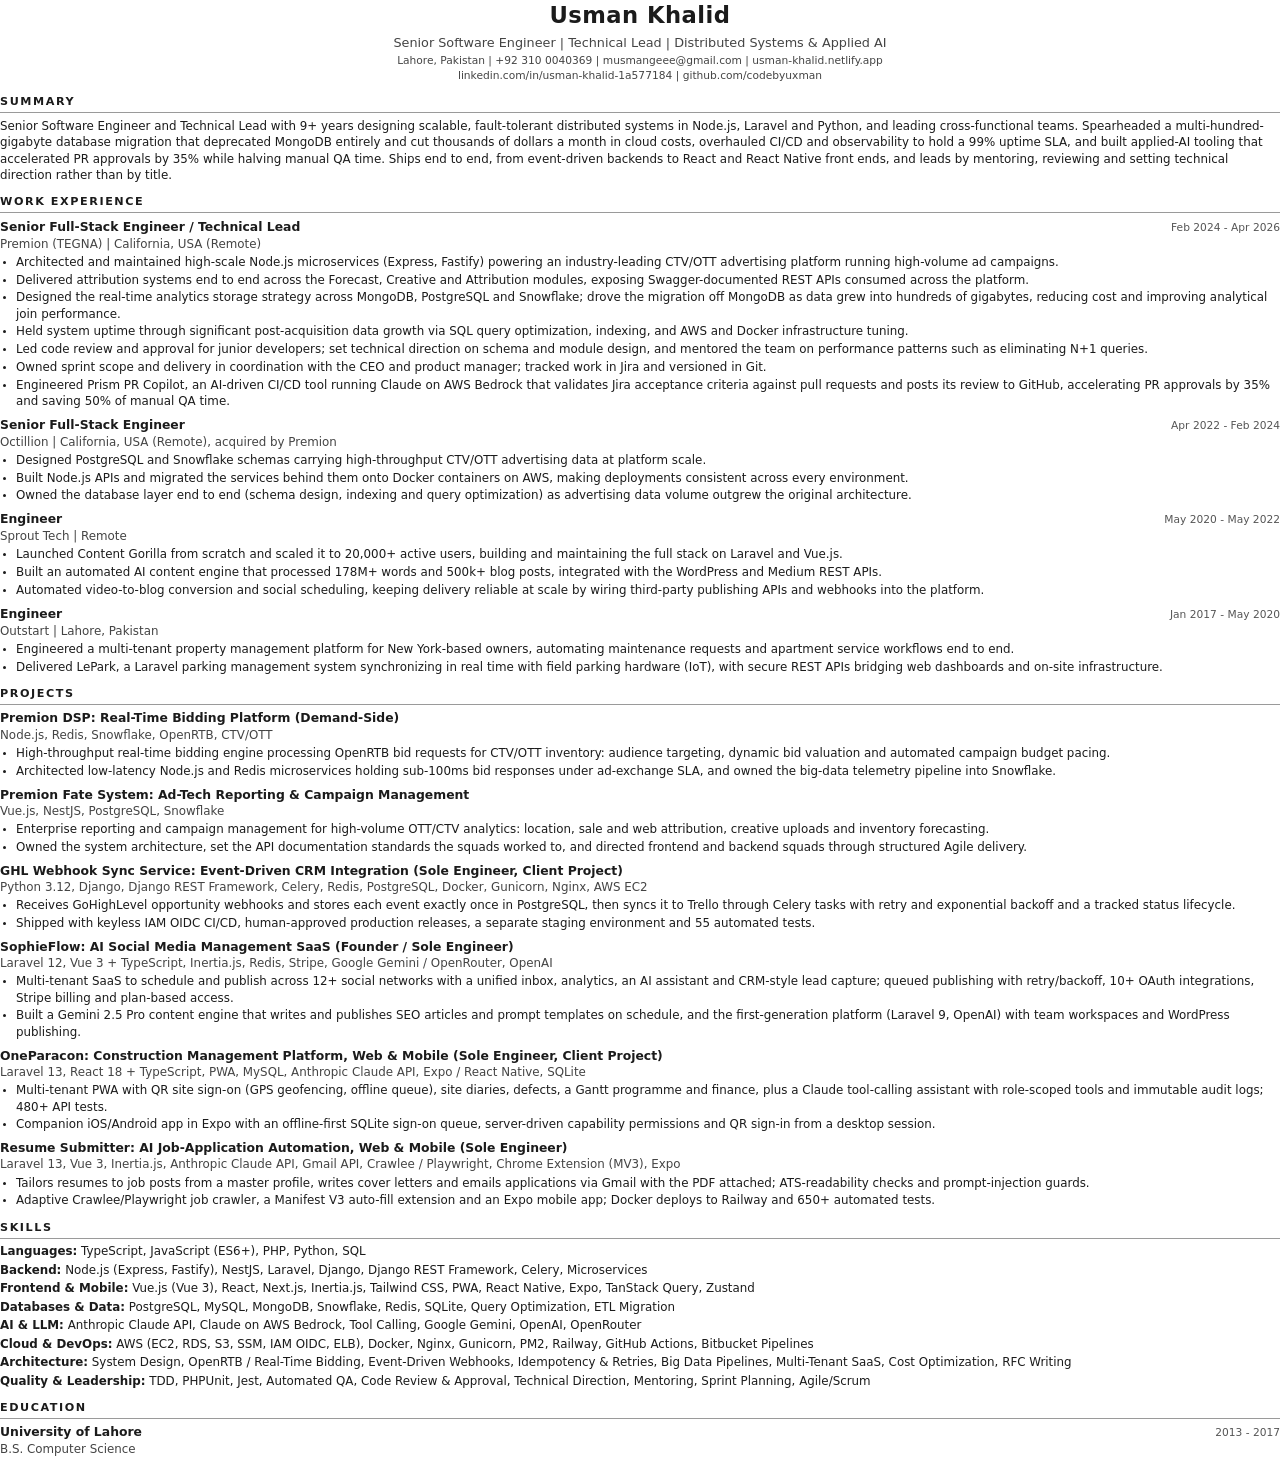
<file: resume/resume.html>
<!doctype html>
<html lang="en">
<head>
<meta charset="utf-8">
<title>Usman Khalid</title>
<style>
  @page { size: A4; margin: 11mm 14mm 10mm; }
  * { box-sizing: border-box; }
  html, body { margin: 0; padding: 0; }
  body {
    font-family: "DejaVu Sans", "Helvetica Neue", Arial, sans-serif;
    font-size: 8.9pt;
    line-height: 1.38;
    color: #1b1b1b;
  }
  a { color: inherit; text-decoration: none; }
  header { text-align: center; margin-bottom: 7pt; }
  h1 { margin: 0; font-size: 17pt; letter-spacing: .02em; }
  .title { margin: 2pt 0 2pt; font-size: 9.6pt; color: #444; }
  .contact { font-size: 8pt; color: #444; }
  h2 {
    margin: 8pt 0 3.5pt;
    break-after: avoid;
    padding-bottom: 2pt;
    border-bottom: .8pt solid #9a9a9a;
    font-size: 8.4pt;
    letter-spacing: .14em;
    text-transform: uppercase;
  }
  p { margin: 0; }
  .item { margin-bottom: 5pt; break-inside: avoid; }
  .row { display: flex; justify-content: space-between; align-items: baseline; gap: 10pt; }
  .role { font-weight: bold; font-size: 9.3pt; }
  .date { font-size: 8pt; color: #555; white-space: nowrap; }
  .sub { color: #444; }
  ul { margin: 1.5pt 0 0; padding-left: 12pt; }
  li { margin: 0 0 1pt; }
  li::marker { font-size: 7pt; }
  .skills p { margin-bottom: 1.6pt; }
  .skills b { font-weight: bold; }
</style>
</head>
<body>
<header>
  <h1>Usman Khalid</h1>
  <p class="title">Senior Software Engineer | Technical Lead | Distributed Systems &amp; Applied AI</p>
  <p class="contact">Lahore, Pakistan | +92 310 0040369 | musmangeee@gmail.com | <a href="https://usman-khalid.netlify.app">usman-khalid.netlify.app</a></p>
  <p class="contact"><a href="https://www.linkedin.com/in/usman-khalid-1a577184/">linkedin.com/in/usman-khalid-1a577184</a> | <a href="https://github.com/codebyuxman">github.com/codebyuxman</a></p>
</header>

<h2>Summary</h2>
<p>Senior Software Engineer and Technical Lead with 9+ years designing scalable, fault-tolerant distributed systems in Node.js, Laravel and Python, and leading cross-functional teams. Spearheaded a multi-hundred-gigabyte database migration that deprecated MongoDB entirely and cut thousands of dollars a month in cloud costs, overhauled CI/CD and observability to hold a 99% uptime SLA, and built applied-AI tooling that accelerated PR approvals by 35% while halving manual QA time. Ships end to end, from event-driven backends to React and React Native front ends, and leads by mentoring, reviewing and setting technical direction rather than by title.</p>

<h2>Work Experience</h2>
<div class="item">
  <div class="row"><span class="role">Senior Full-Stack Engineer / Technical Lead</span><span class="date">Feb 2024 - Apr 2026</span></div>
  <p class="sub">Premion (TEGNA) | California, USA (Remote)</p>
  <ul>
    <li>Architected and maintained high-scale Node.js microservices (Express, Fastify) powering an industry-leading CTV/OTT advertising platform running high-volume ad campaigns.</li>
    <li>Delivered attribution systems end to end across the Forecast, Creative and Attribution modules, exposing Swagger-documented REST APIs consumed across the platform.</li>
    <li>Designed the real-time analytics storage strategy across MongoDB, PostgreSQL and Snowflake; drove the migration off MongoDB as data grew into hundreds of gigabytes, reducing cost and improving analytical join performance.</li>
    <li>Held system uptime through significant post-acquisition data growth via SQL query optimization, indexing, and AWS and Docker infrastructure tuning.</li>
    <li>Led code review and approval for junior developers; set technical direction on schema and module design, and mentored the team on performance patterns such as eliminating N+1 queries.</li>
    <li>Owned sprint scope and delivery in coordination with the CEO and product manager; tracked work in Jira and versioned in Git.</li>
    <li>Engineered Prism PR Copilot, an AI-driven CI/CD tool running Claude on AWS Bedrock that validates Jira acceptance criteria against pull requests and posts its review to GitHub, accelerating PR approvals by 35% and saving 50% of manual QA time.</li>
  </ul>
</div>
<div class="item">
  <div class="row"><span class="role">Senior Full-Stack Engineer</span><span class="date">Apr 2022 - Feb 2024</span></div>
  <p class="sub">Octillion | California, USA (Remote), acquired by Premion</p>
  <ul>
    <li>Designed PostgreSQL and Snowflake schemas carrying high-throughput CTV/OTT advertising data at platform scale.</li>
    <li>Built Node.js APIs and migrated the services behind them onto Docker containers on AWS, making deployments consistent across every environment.</li>
    <li>Owned the database layer end to end (schema design, indexing and query optimization) as advertising data volume outgrew the original architecture.</li>
  </ul>
</div>
<div class="item">
  <div class="row"><span class="role">Engineer</span><span class="date">May 2020 - May 2022</span></div>
  <p class="sub">Sprout Tech | Remote</p>
  <ul>
    <li>Launched Content Gorilla from scratch and scaled it to 20,000+ active users, building and maintaining the full stack on Laravel and Vue.js.</li>
    <li>Built an automated AI content engine that processed 178M+ words and 500k+ blog posts, integrated with the WordPress and Medium REST APIs.</li>
    <li>Automated video-to-blog conversion and social scheduling, keeping delivery reliable at scale by wiring third-party publishing APIs and webhooks into the platform.</li>
  </ul>
</div>
<div class="item">
  <div class="row"><span class="role">Engineer</span><span class="date">Jan 2017 - May 2020</span></div>
  <p class="sub">Outstart | Lahore, Pakistan</p>
  <ul>
    <li>Engineered a multi-tenant property management platform for New York-based owners, automating maintenance requests and apartment service workflows end to end.</li>
    <li>Delivered LePark, a Laravel parking management system synchronizing in real time with field parking hardware (IoT), with secure REST APIs bridging web dashboards and on-site infrastructure.</li>
  </ul>
</div>

<h2>Projects</h2>
<div class="item">
  <p class="role">Premion DSP: Real-Time Bidding Platform (Demand-Side)</p>
  <p class="sub">Node.js, Redis, Snowflake, OpenRTB, CTV/OTT</p>
  <ul>
    <li>High-throughput real-time bidding engine processing OpenRTB bid requests for CTV/OTT inventory: audience targeting, dynamic bid valuation and automated campaign budget pacing.</li>
    <li>Architected low-latency Node.js and Redis microservices holding sub-100ms bid responses under ad-exchange SLA, and owned the big-data telemetry pipeline into Snowflake.</li>
  </ul>
</div>
<div class="item">
  <p class="role">Premion Fate System: Ad-Tech Reporting &amp; Campaign Management</p>
  <p class="sub">Vue.js, NestJS, PostgreSQL, Snowflake</p>
  <ul>
    <li>Enterprise reporting and campaign management for high-volume OTT/CTV analytics: location, sale and web attribution, creative uploads and inventory forecasting.</li>
    <li>Owned the system architecture, set the API documentation standards the squads worked to, and directed frontend and backend squads through structured Agile delivery.</li>
  </ul>
</div>
<div class="item">
  <p class="role">GHL Webhook Sync Service: Event-Driven CRM Integration (Sole Engineer, Client Project)</p>
  <p class="sub">Python 3.12, Django, Django REST Framework, Celery, Redis, PostgreSQL, Docker, Gunicorn, Nginx, AWS EC2</p>
  <ul>
    <li>Receives GoHighLevel opportunity webhooks and stores each event exactly once in PostgreSQL, then syncs it to Trello through Celery tasks with retry and exponential backoff and a tracked status lifecycle.</li>
    <li>Shipped with keyless IAM OIDC CI/CD, human-approved production releases, a separate staging environment and 55 automated tests.</li>
  </ul>
</div>
<div class="item">
  <p class="role">SophieFlow: AI Social Media Management SaaS (Founder / Sole Engineer)</p>
  <p class="sub">Laravel 12, Vue 3 + TypeScript, Inertia.js, Redis, Stripe, Google Gemini / OpenRouter, OpenAI</p>
  <ul>
    <li>Multi-tenant SaaS to schedule and publish across 12+ social networks with a unified inbox, analytics, an AI assistant and CRM-style lead capture; queued publishing with retry/backoff, 10+ OAuth integrations, Stripe billing and plan-based access.</li>
    <li>Built a Gemini 2.5 Pro content engine that writes and publishes SEO articles and prompt templates on schedule, and the first-generation platform (Laravel 9, OpenAI) with team workspaces and WordPress publishing.</li>
  </ul>
</div>
<div class="item">
  <p class="role">OneParacon: Construction Management Platform, Web &amp; Mobile (Sole Engineer, Client Project)</p>
  <p class="sub">Laravel 13, React 18 + TypeScript, PWA, MySQL, Anthropic Claude API, Expo / React Native, SQLite</p>
  <ul>
    <li>Multi-tenant PWA with QR site sign-on (GPS geofencing, offline queue), site diaries, defects, a Gantt programme and finance, plus a Claude tool-calling assistant with role-scoped tools and immutable audit logs; 480+ API tests.</li>
    <li>Companion iOS/Android app in Expo with an offline-first SQLite sign-on queue, server-driven capability permissions and QR sign-in from a desktop session.</li>
  </ul>
</div>
<div class="item">
  <p class="role">Resume Submitter: AI Job-Application Automation, Web &amp; Mobile (Sole Engineer)</p>
  <p class="sub">Laravel 13, Vue 3, Inertia.js, Anthropic Claude API, Gmail API, Crawlee / Playwright, Chrome Extension (MV3), Expo</p>
  <ul>
    <li>Tailors resumes to job posts from a master profile, writes cover letters and emails applications via Gmail with the PDF attached; ATS-readability checks and prompt-injection guards.</li>
    <li>Adaptive Crawlee/Playwright job crawler, a Manifest V3 auto-fill extension and an Expo mobile app; Docker deploys to Railway and 650+ automated tests.</li>
  </ul>
</div>

<h2>Skills</h2>
<div class="skills">
  <p><b>Languages:</b> TypeScript, JavaScript (ES6+), PHP, Python, SQL</p>
  <p><b>Backend:</b> Node.js (Express, Fastify), NestJS, Laravel, Django, Django REST Framework, Celery, Microservices</p>
  <p><b>Frontend &amp; Mobile:</b> Vue.js (Vue 3), React, Next.js, Inertia.js, Tailwind CSS, PWA, React Native, Expo, TanStack Query, Zustand</p>
  <p><b>Databases &amp; Data:</b> PostgreSQL, MySQL, MongoDB, Snowflake, Redis, SQLite, Query Optimization, ETL Migration</p>
  <p><b>AI &amp; LLM:</b> Anthropic Claude API, Claude on AWS Bedrock, Tool Calling, Google Gemini, OpenAI, OpenRouter</p>
  <p><b>Cloud &amp; DevOps:</b> AWS (EC2, RDS, S3, SSM, IAM OIDC, ELB), Docker, Nginx, Gunicorn, PM2, Railway, GitHub Actions, Bitbucket Pipelines</p>
  <p><b>Architecture:</b> System Design, OpenRTB / Real-Time Bidding, Event-Driven Webhooks, Idempotency &amp; Retries, Big Data Pipelines, Multi-Tenant SaaS, Cost Optimization, RFC Writing</p>
  <p><b>Quality &amp; Leadership:</b> TDD, PHPUnit, Jest, Automated QA, Code Review &amp; Approval, Technical Direction, Mentoring, Sprint Planning, Agile/Scrum</p>
</div>

<h2>Education</h2>
<div class="item">
  <div class="row"><span class="role">University of Lahore</span><span class="date">2013 - 2017</span></div>
  <p class="sub">B.S. Computer Science</p>
</div>
</body>
</html>
</file>
<file: assets/css/styles.css>
/* =========================================================
   Usman Khalid · Portfolio
   ========================================================= */

:root {
  --bg: #14171a;
  --bg-2: #1b1f23;
  --bg-3: #23282d;
  --surface: rgba(18, 21, 24, 0.72);
  --surface-solid: #171a1e;
  --border: rgba(255, 255, 255, 0.08);
  --border-strong: rgba(255, 255, 255, 0.16);

  --text: #eef1f3;
  --text-2: #b4bcc3;
  --text-3: #808a93;
  --ghost: rgba(255, 255, 255, 0.07);

  --accent: #42f56f;
  --accent-2: #2fd65a;
  --accent-soft: rgba(66, 245, 111, 0.12);
  --accent-line: rgba(66, 245, 111, 0.35);

  --font-display: "Montserrat", "Arial Black", system-ui, sans-serif;
  --font-body: "Inter", system-ui, -apple-system, "Segoe UI", Roboto, sans-serif;
  --font-mono: "JetBrains Mono", ui-monospace, SFMono-Regular, Menlo, monospace;

  --radius: 18px;
  --radius-sm: 10px;
  --shadow: 0 24px 60px -24px rgba(0, 0, 0, 0.7), 0 2px 0 rgba(255, 255, 255, 0.03) inset;
  --container: 1200px;
  --gutter: clamp(16px, 4vw, 32px);
  --nav-h: 72px;
  --ease: cubic-bezier(0.22, 1, 0.36, 1);
}

/* ---------- Reset ---------- */
*,
*::before,
*::after { box-sizing: border-box; }

html {
  scroll-behavior: smooth;
  scroll-padding-top: calc(var(--nav-h) + 12px);
  -webkit-text-size-adjust: 100%;
}

/* ---------- Scrollbar ---------- */
::-webkit-scrollbar { width: 8px; height: 8px; background: transparent; }
::-webkit-scrollbar-track,
::-webkit-scrollbar-corner { background: transparent; }
::-webkit-scrollbar-button { display: none; width: 0; height: 0; }
::-webkit-scrollbar-thumb { background: var(--accent); border-radius: 999px; }
::-webkit-scrollbar-thumb:hover { background: var(--accent-2); }

@supports not selector(::-webkit-scrollbar) {
  html { scrollbar-width: thin; scrollbar-color: var(--accent) transparent; }
}

body {
  margin: 0;
  min-height: 100vh;
  font-family: var(--font-body);
  font-size: 16px;
  line-height: 1.65;
  color: var(--text);
  background-color: var(--bg);
  background-image:
    radial-gradient(1200px 700px at 85% -10%, rgba(80, 92, 100, 0.28), transparent 60%),
    radial-gradient(900px 600px at -10% 40%, rgba(60, 70, 78, 0.22), transparent 60%),
    linear-gradient(180deg, #1a1e22 0%, var(--bg) 40%, #111316 100%);
  background-attachment: fixed;
  -webkit-font-smoothing: antialiased;
  overflow-x: hidden;
}

/* subtle film grain */
body::before {
  content: "";
  position: fixed;
  inset: 0;
  pointer-events: none;
  z-index: 100;
  opacity: 0.05;
  background-image: url("data:image/svg+xml,%3Csvg xmlns='http://www.w3.org/2000/svg' width='160' height='160'%3E%3Cfilter id='n'%3E%3CfeTurbulence type='fractalNoise' baseFrequency='.9' numOctaves='2' stitchTiles='stitch'/%3E%3C/filter%3E%3Crect width='100%25' height='100%25' filter='url(%23n)'/%3E%3C/svg%3E");
}

img, svg { display: block; max-width: 100%; }
a { color: inherit; text-decoration: none; }
ul, ol { margin: 0; padding: 0; list-style: none; }
h1, h2, h3, p { margin: 0; }
strong { color: var(--text); font-weight: 600; }

::selection { background: var(--accent); color: #0b0d0f; }

:focus-visible {
  outline: 2px solid var(--accent);
  outline-offset: 3px;
  border-radius: 6px;
}

.skip-link {
  position: absolute;
  left: 16px;
  top: -60px;
  z-index: 200;
  padding: 10px 16px;
  background: var(--accent);
  color: #0b0d0f;
  font-weight: 700;
  border-radius: 8px;
  transition: top 0.2s;
}
.skip-link:focus { top: 12px; }

.container {
  width: 100%;
  max-width: var(--container);
  margin: 0 auto;
  padding: 0 var(--gutter);
}

.accent { color: var(--accent); }

/* ---------- Buttons ---------- */
.btn {
  display: inline-flex;
  align-items: center;
  justify-content: center;
  gap: 8px;
  min-height: 48px;
  padding: 0 24px;
  border-radius: 999px;
  font-family: var(--font-body);
  font-weight: 600;
  font-size: 15px;
  letter-spacing: 0.01em;
  white-space: nowrap;
  border: 1px solid transparent;
  transition: transform 0.25s var(--ease), background 0.25s, color 0.25s, border-color 0.25s, box-shadow 0.25s;
}
.btn:hover { transform: translateY(-2px); }

.btn--accent {
  background: var(--accent);
  color: #0a0c0e;
  box-shadow: 0 10px 30px -10px rgba(66, 245, 111, 0.55);
}
.btn--accent:hover { background: #63ff8a; box-shadow: 0 14px 36px -10px rgba(66, 245, 111, 0.7); }

.btn--ghost {
  background: rgba(255, 255, 255, 0.04);
  border-color: var(--border-strong);
  color: var(--text);
  backdrop-filter: blur(8px);
}
.btn--ghost:hover { border-color: var(--accent); color: var(--accent); }

.btn--sm { min-height: 40px; padding: 0 18px; font-size: 14px; }
.btn__icon { width: 18px; height: 18px; fill: currentColor; flex: none; }

/* ---------- Nav ---------- */
.nav {
  position: fixed;
  inset: 0 0 auto 0;
  height: var(--nav-h);
  z-index: 50;
  transition: background 0.3s, border-color 0.3s, backdrop-filter 0.3s;
  border-bottom: 1px solid transparent;
}
.nav.is-scrolled {
  background: rgba(16, 18, 21, 0.78);
  backdrop-filter: blur(14px) saturate(140%);
  -webkit-backdrop-filter: blur(14px) saturate(140%);
  border-bottom-color: var(--border);
}

.nav__inner {
  height: 100%;
  display: flex;
  align-items: center;
  justify-content: space-between;
  gap: 24px;
}

.nav__logo { display: flex; align-items: center; gap: 12px; }
.nav__mark {
  display: grid;
  place-items: center;
  width: 40px;
  height: 40px;
  border-radius: 11px;
  background: var(--surface-solid);
  border: 1px solid var(--border-strong);
  font-family: var(--font-display);
  font-weight: 900;
  font-size: 15px;
  color: var(--accent);
  letter-spacing: 0.02em;
}
.nav__name {
  font-family: var(--font-display);
  font-weight: 800;
  font-size: 15px;
  letter-spacing: 0.06em;
  text-transform: uppercase;
}

.nav__links { display: flex; align-items: center; gap: 4px; }
.nav__links a:not(.btn) {
  position: relative;
  padding: 8px 14px;
  font-size: 14px;
  font-weight: 500;
  color: var(--text-2);
  border-radius: 8px;
  transition: color 0.2s;
}
.nav__links a:not(.btn):hover,
.nav__links a.is-active { color: var(--text); }
.nav__links a.is-active::after {
  content: "";
  position: absolute;
  left: 14px;
  right: 14px;
  bottom: 2px;
  height: 2px;
  border-radius: 2px;
  background: var(--accent);
}
.nav__cv { margin-left: 12px; }

.nav__cv-mobile {
  display: none;
  align-items: center;
  gap: 6px;
  height: 44px;
  padding: 0 14px;
  margin-left: auto;
  border-radius: 12px;
  background: var(--accent);
  color: #0a0c0e;
  font-weight: 700;
  font-size: 14px;
}
.nav__cv-mobile svg { width: 16px; height: 16px; fill: currentColor; }

.nav__toggle {
  display: none;
  width: 44px;
  height: 44px;
  padding: 0;
  border: 1px solid var(--border-strong);
  border-radius: 12px;
  background: rgba(255, 255, 255, 0.04);
  cursor: pointer;
  flex-direction: column;
  align-items: center;
  justify-content: center;
  gap: 5px;
}
.nav__toggle span {
  display: block;
  width: 18px;
  height: 2px;
  background: var(--text);
  border-radius: 2px;
  transition: transform 0.3s var(--ease), opacity 0.2s;
}
.nav__toggle[aria-expanded="true"] span:nth-child(1) { transform: translateY(7px) rotate(45deg); }
.nav__toggle[aria-expanded="true"] span:nth-child(2) { opacity: 0; }
.nav__toggle[aria-expanded="true"] span:nth-child(3) { transform: translateY(-7px) rotate(-45deg); }

/* ---------- Hero ---------- */
.hero {
  position: relative;
  min-height: 100vh;
  min-height: 100svh;
  display: flex;
  align-items: center;
  padding: calc(var(--nav-h) + 40px) 0 96px;
  overflow: hidden;
  isolation: isolate;
}

.hero__bg { position: absolute; inset: 0; z-index: -1; }

.hero__ghost {
  position: absolute;
  top: calc(var(--nav-h) + 8px);
  left: 0;
  right: 0;
  max-width: var(--container);
  margin: 0 auto;
  padding: 0 var(--gutter);
  display: flex;
  flex-direction: column;
  font-family: var(--font-display);
  font-weight: 900;
  font-size: clamp(72px, 15vw, 220px);
  line-height: 0.86;
  letter-spacing: -0.02em;
  color: var(--ghost);
  user-select: none;
  white-space: nowrap;
}
.hero__ghost span:last-child { color: rgba(255, 255, 255, 0.05); }

.hero__video {
  position: absolute;
  inset: 0;
  width: 100%;
  height: 100%;
  object-fit: cover;
  object-position: center;
  background: var(--bg) url("../img/hero-poster.jpg") center / cover no-repeat;
  filter: saturate(0.92) contrast(1.04);
}

.hero__shade {
  position: absolute;
  inset: 0;
  background:
    linear-gradient(90deg, rgba(20, 23, 26, 0.92) 0%, rgba(20, 23, 26, 0.6) 38%, rgba(20, 23, 26, 0) 60%),
    linear-gradient(180deg, rgba(20, 23, 26, 0) 70%, var(--bg) 100%);
}

.hero__side {
  position: absolute;
  right: clamp(12px, 2.5vw, 36px);
  top: 50%;
  transform: translateY(-50%) rotate(180deg);
  writing-mode: vertical-rl;
  font-family: var(--font-display);
  font-weight: 900;
  font-size: 13px;
  letter-spacing: 0.4em;
  text-transform: uppercase;
  color: rgba(255, 255, 255, 0.18);
}

.hero__inner {
  position: relative;
  display: grid;
  grid-template-columns: minmax(0, 1fr) minmax(0, 0.9fr);
  align-items: center;
}

.hero__content { max-width: 620px; padding-top: clamp(40px, 10vh, 120px); }

.eyebrow {
  display: inline-flex;
  align-items: center;
  gap: 10px;
  padding: 7px 14px;
  margin-bottom: 26px;
  border: 1px solid var(--border-strong);
  border-radius: 999px;
  background: rgba(14, 16, 19, 0.6);
  backdrop-filter: blur(8px);
  font-size: 13px;
  font-weight: 500;
  color: var(--text-2);
}
.dot {
  width: 8px;
  height: 8px;
  border-radius: 50%;
  background: var(--accent);
  box-shadow: 0 0 0 0 rgba(66, 245, 111, 0.6);
  animation: pulse 2.2s infinite;
}
@keyframes pulse {
  0% { box-shadow: 0 0 0 0 rgba(66, 245, 111, 0.55); }
  70% { box-shadow: 0 0 0 10px rgba(66, 245, 111, 0); }
  100% { box-shadow: 0 0 0 0 rgba(66, 245, 111, 0); }
}

.hero__title { display: flex; flex-direction: column; gap: 14px; }
.hero__name {
  font-family: var(--font-display);
  font-weight: 900;
  font-size: clamp(40px, 6.4vw, 80px);
  line-height: 0.98;
  letter-spacing: -0.02em;
  text-transform: uppercase;
}
.hero__role {
  font-family: var(--font-display);
  font-weight: 800;
  font-size: clamp(18px, 2.2vw, 26px);
  line-height: 1.25;
  letter-spacing: 0.04em;
  text-transform: uppercase;
  color: var(--text-2);
}

.hero__lead {
  margin-top: 24px;
  max-width: 540px;
  font-size: clamp(16px, 1.4vw, 18px);
  color: var(--text-2);
}

.hero__cta {
  position: relative;
  display: flex;
  flex-wrap: wrap;
  align-items: center;
  gap: 12px;
  margin-top: 34px;
}
.hero__arrow {
  width: 96px;
  height: 48px;
  margin-left: 4px;
  fill: none;
  stroke: var(--accent);
  stroke-width: 5;
  stroke-linecap: round;
  stroke-linejoin: round;
  filter: drop-shadow(0 4px 10px rgba(66, 245, 111, 0.35));
}

.hero__meta {
  display: flex;
  flex-wrap: wrap;
  gap: 10px 26px;
  margin-top: 34px;
  font-size: 14px;
  color: var(--text-3);
}
.hero__meta li { display: inline-flex; align-items: center; gap: 8px; min-width: 0; }
.hero__meta svg { width: 16px; height: 16px; fill: var(--accent); flex: none; }
.hero__meta a { color: var(--text-2); overflow-wrap: anywhere; }
.hero__meta a:hover { color: var(--accent); }

/* hero social links */
.social { display: flex; flex-wrap: wrap; gap: 10px; margin-top: 22px; }
.social__link {
  display: inline-flex;
  align-items: center;
  gap: 10px;
  min-height: 42px;
  padding: 0 16px 0 12px;
  border-radius: 999px;
  border: 1px solid var(--border-strong);
  background: rgba(14, 16, 19, 0.6);
  backdrop-filter: blur(8px);
  font-size: 14px;
  font-weight: 600;
  color: var(--text);
  transition: border-color 0.2s, color 0.2s, transform 0.25s var(--ease);
}
.social__link svg { width: 18px; height: 18px; fill: currentColor; }
.social__link:hover { border-color: var(--accent); color: var(--accent); transform: translateY(-2px); }

/* rotating badge */
.badge {
  position: relative;
  justify-self: start;
  align-self: start;
  width: 170px;
  height: 170px;
  margin-left: 2%;
  margin-top: 0;
}
.badge svg {
  width: 100%;
  height: 100%;
  animation: spin 22s linear infinite;
}
.badge text {
  fill: var(--text);
  font-family: var(--font-body);
  font-size: 15.5px;
  font-weight: 600;
  letter-spacing: 0.22em;
}
.badge__core {
  position: absolute;
  inset: 50% auto auto 50%;
  transform: translate(-50%, -50%);
  display: grid;
  place-items: center;
  width: 84px;
  height: 84px;
  border-radius: 50%;
  background: rgba(14, 16, 19, 0.8);
  border: 1px solid var(--accent-line);
  backdrop-filter: blur(6px);
  font-family: var(--font-display);
  font-weight: 900;
  font-size: 26px;
  line-height: 1;
  color: var(--accent);
}
.badge__core small {
  display: block;
  margin-top: -14px;
  font-size: 11px;
  letter-spacing: 0.18em;
  text-transform: uppercase;
  color: var(--text-2);
}
@keyframes spin { to { transform: rotate(360deg); } }

.hero__scroll {
  position: absolute;
  left: 50%;
  bottom: 28px;
  transform: translateX(-50%);
  width: 26px;
  height: 42px;
  border: 2px solid var(--border-strong);
  border-radius: 14px;
}
.hero__scroll span {
  position: absolute;
  left: 50%;
  top: 8px;
  width: 4px;
  height: 8px;
  margin-left: -2px;
  border-radius: 2px;
  background: var(--accent);
  animation: scrolldot 1.8s var(--ease) infinite;
}
@keyframes scrolldot {
  0% { transform: translateY(0); opacity: 1; }
  80% { transform: translateY(14px); opacity: 0; }
  100% { transform: translateY(0); opacity: 0; }
}

/* ---------- Sections ---------- */
.section { position: relative; padding: clamp(72px, 10vw, 128px) 0; }
.section--tight { padding-top: 24px; }

.section-head { max-width: 720px; margin-bottom: clamp(36px, 5vw, 56px); }
.kicker {
  display: inline-flex;
  align-items: center;
  gap: 10px;
  margin-bottom: 14px;
  font-family: var(--font-mono);
  font-size: 12.5px;
  font-weight: 500;
  letter-spacing: 0.16em;
  text-transform: uppercase;
  color: var(--accent);
}
.kicker::before { content: ""; width: 26px; height: 1px; background: var(--accent); }

.section-title {
  font-family: var(--font-display);
  font-weight: 900;
  font-size: clamp(30px, 4.4vw, 52px);
  line-height: 1.04;
  letter-spacing: -0.01em;
  text-transform: uppercase;
}
.section-sub { margin-top: 16px; font-size: clamp(16px, 1.4vw, 18px); color: var(--text-2); }

/* glass card */
.card {
  position: relative;
  background: var(--surface);
  border: 1px solid var(--border);
  border-radius: var(--radius);
  box-shadow: var(--shadow);
  backdrop-filter: blur(16px) saturate(130%);
  -webkit-backdrop-filter: blur(16px) saturate(130%);
}

/* ---------- About ---------- */
.about {
  display: grid;
  grid-template-columns: minmax(0, 1.05fr) minmax(0, 1fr);
  gap: clamp(20px, 3vw, 32px);
  align-items: stretch;
}
.about__card { padding: clamp(28px, 4vw, 48px); }
.about__card .section-title { margin-bottom: 24px; }
.about__card p { color: var(--text-2); }
.about__card p + p { margin-top: 16px; }
.about__punch {
  margin-bottom: 24px !important;
  font-size: clamp(18px, 1.8vw, 22px);
  line-height: 1.5;
  color: var(--text) !important;
}
.about__punch strong {
  font-family: var(--font-display);
  font-weight: 900;
  font-size: 1.15em;
  color: var(--accent);
}

.stats {
  display: grid;
  grid-template-columns: repeat(2, minmax(0, 1fr));
  gap: clamp(12px, 2vw, 20px);
}
.stat {
  display: flex;
  flex-direction: column;
  justify-content: space-between;
  gap: 12px;
  padding: clamp(20px, 2.6vw, 28px);
  transition: transform 0.35s var(--ease), border-color 0.35s;
}
.stat:hover { transform: translateY(-4px); border-color: var(--accent-line); }
.stat__num {
  font-family: var(--font-display);
  font-weight: 900;
  font-size: clamp(34px, 4vw, 50px);
  line-height: 1;
  color: var(--accent);
  font-variant-numeric: tabular-nums;
}
.stat__label { font-size: 14px; line-height: 1.45; color: var(--text-2); }

/* ---------- Timeline ---------- */
.timeline {
  position: relative;
  display: grid;
  gap: 20px;
  padding-left: 36px;
}
.timeline::before {
  content: "";
  position: absolute;
  left: 9px;
  top: 12px;
  bottom: 12px;
  width: 2px;
  background: linear-gradient(180deg, var(--accent) 0%, var(--accent-line) 30%, var(--border) 100%);
  border-radius: 2px;
}

.job { padding: clamp(22px, 3vw, 36px); transition: border-color 0.35s; }
.job:hover { border-color: var(--border-strong); }
.job::before {
  content: "";
  position: absolute;
  left: -34px;
  top: 36px;
  width: 16px;
  height: 16px;
  border-radius: 50%;
  background: var(--bg);
  border: 3px solid var(--accent);
  box-shadow: 0 0 0 4px rgba(66, 245, 111, 0.12);
}

.job__head {
  display: flex;
  flex-wrap: wrap;
  align-items: flex-start;
  justify-content: space-between;
  gap: 8px 20px;
  margin-bottom: 18px;
}
.job__role {
  font-family: var(--font-display);
  font-weight: 800;
  font-size: clamp(17px, 1.8vw, 21px);
  line-height: 1.25;
  letter-spacing: 0.02em;
  text-transform: uppercase;
  color: var(--accent);
}
.job__company { margin-top: 6px; font-size: 17px; font-weight: 600; color: var(--text); }
.job__company span { font-weight: 400; color: var(--text-3); font-size: 15px; }
.job__date {
  display: inline-block;
  padding: 5px 12px;
  border-radius: 999px;
  border: 1px solid var(--border-strong);
  font-family: var(--font-mono);
  font-size: 12.5px;
  color: var(--text-2);
  white-space: nowrap;
}

.job__points { display: grid; gap: 10px; }
.job__points li,
.project__points li {
  position: relative;
  padding-left: 22px;
  color: var(--text-2);
  font-size: 15.5px;
}
.job__points li::before,
.project__points li::before {
  content: "";
  position: absolute;
  left: 2px;
  top: 0.68em;
  width: 8px;
  height: 2px;
  background: var(--accent);
  border-radius: 2px;
}

.chips { display: flex; flex-wrap: wrap; gap: 8px; margin-top: 20px; }
.chips li {
  padding: 5px 12px;
  border-radius: 8px;
  background: rgba(255, 255, 255, 0.04);
  border: 1px solid var(--border);
  font-family: var(--font-mono);
  font-size: 12.5px;
  color: var(--text-2);
  transition: border-color 0.2s, color 0.2s;
}
.chips li:hover { border-color: var(--accent-line); color: var(--accent); }
.chips--sm li { font-size: 12px; padding: 4px 10px; }

/* ---------- Projects ---------- */
.projects {
  display: grid;
  grid-template-columns: repeat(3, minmax(0, 1fr));
  gap: clamp(16px, 2vw, 24px);
}
.project {
  display: flex;
  flex-direction: column;
  padding: clamp(22px, 2.6vw, 30px);
  overflow: hidden;
  transition: transform 0.35s var(--ease), border-color 0.35s;
}
.project::after {
  content: "";
  position: absolute;
  inset: 0 0 auto 0;
  height: 2px;
  background: linear-gradient(90deg, var(--accent), transparent 70%);
  opacity: 0;
  transition: opacity 0.35s;
}
.project:hover { transform: translateY(-6px); border-color: var(--accent-line); }
.project:hover::after { opacity: 1; }

.project__top {
  display: flex;
  flex-wrap: wrap;
  align-items: center;
  justify-content: space-between;
  gap: 8px;
  margin-bottom: 20px;
}
.project__tag {
  font-family: var(--font-mono);
  font-size: 11.5px;
  letter-spacing: 0.1em;
  text-transform: uppercase;
  color: var(--text-3);
}
.project__role {
  padding: 4px 10px;
  border-radius: 999px;
  background: var(--accent-soft);
  border: 1px solid var(--accent-line);
  font-size: 12px;
  font-weight: 600;
  color: var(--accent);
}
.project h3 {
  font-family: var(--font-display);
  font-weight: 800;
  font-size: 22px;
  line-height: 1.2;
  letter-spacing: 0.01em;
}
.project__sub { margin: 6px 0 18px; font-size: 14.5px; color: var(--text-3); }
.project__points { display: grid; gap: 10px; }
.project__points li { font-size: 15px; }
.project .chips { margin-top: auto; padding-top: 22px; }

/* ---------- Skills ---------- */
.skills {
  display: grid;
  grid-template-columns: repeat(3, minmax(0, 1fr));
  gap: clamp(14px, 2vw, 20px);
}
.skill { padding: 24px; transition: border-color 0.35s; }
.skill:hover { border-color: var(--border-strong); }
.skill h3 {
  display: flex;
  align-items: center;
  gap: 12px;
  font-family: var(--font-display);
  font-weight: 800;
  font-size: 15px;
  letter-spacing: 0.05em;
  text-transform: uppercase;
}
.skill__icon {
  display: grid;
  place-items: center;
  flex: none;
  width: 36px;
  height: 36px;
  border-radius: 10px;
  background: var(--accent-soft);
  border: 1px solid var(--accent-line);
  font-family: var(--font-mono);
  font-size: 13px;
  font-weight: 500;
  color: var(--accent);
  letter-spacing: 0;
}
.skill .chips { margin-top: 18px; }

/* ---------- Pillars ---------- */
.pillars {
  display: grid;
  grid-template-columns: repeat(3, minmax(0, 1fr));
  gap: clamp(16px, 3vw, 40px);
}
.pillar { padding-top: 24px; border-top: 1px solid var(--border-strong); }
.pillar__num {
  display: block;
  margin-bottom: 14px;
  font-family: var(--font-mono);
  font-size: 13px;
  color: var(--accent);
}
.pillar h3 {
  margin-bottom: 10px;
  font-family: var(--font-display);
  font-weight: 800;
  font-size: 19px;
  line-height: 1.3;
}
.pillar p { color: var(--text-2); font-size: 15.5px; }

/* ---------- Contact ---------- */
.contact {
  display: grid;
  grid-template-columns: minmax(0, 1.6fr) minmax(0, 1fr);
  gap: clamp(16px, 2.4vw, 24px);
}
.contact__main { padding: clamp(28px, 5vw, 56px); overflow: hidden; }
.contact__main::before {
  content: "";
  position: absolute;
  right: -120px;
  top: -120px;
  width: 360px;
  height: 360px;
  border-radius: 50%;
  background: radial-gradient(circle, rgba(66, 245, 111, 0.16), transparent 65%);
  pointer-events: none;
}
.contact__title {
  font-family: var(--font-display);
  font-weight: 900;
  font-size: clamp(30px, 4.6vw, 56px);
  line-height: 1.04;
  text-transform: uppercase;
  letter-spacing: -0.01em;
}
.contact__lead { margin-top: 18px; max-width: 520px; color: var(--text-2); font-size: clamp(16px, 1.4vw, 18px); }

.contact__list { display: grid; gap: 14px; margin-top: 32px; }
.contact__list li { display: flex; align-items: center; gap: 14px; min-width: 0; font-size: 16.5px; }
.contact__list a { overflow-wrap: anywhere; transition: color 0.2s; }
.contact__list a:hover { color: var(--accent); }
.contact__icon {
  display: grid;
  place-items: center;
  flex: none;
  width: 40px;
  height: 40px;
  border-radius: 10px;
  background: #0d0f11;
  border: 1px solid var(--border-strong);
}
.contact__icon svg { width: 18px; height: 18px; fill: var(--accent); }

.contact__cta { display: flex; flex-wrap: wrap; gap: 12px; margin-top: 36px; }

.contact__side { display: grid; gap: clamp(16px, 2.4vw, 24px); align-content: start; }
.edu, .focus { padding: 28px; }
.edu h3 {
  font-family: var(--font-display);
  font-weight: 800;
  font-size: 20px;
  line-height: 1.25;
}
.edu__school { margin: 6px 0 16px; color: var(--text-2); }
.focus__list { display: grid; gap: 12px; }
.focus__list li {
  display: flex;
  align-items: center;
  gap: 12px;
  color: var(--text-2);
}
.focus__list li::before {
  content: "";
  flex: none;
  width: 8px;
  height: 8px;
  border-radius: 50%;
  background: var(--accent);
}

/* ---------- Brands marquee ---------- */
.brands {
  position: relative;
  padding: 28px 0;
  border-top: 1px solid var(--border);
  border-bottom: 1px solid var(--border);
  background: rgba(12, 14, 16, 0.55);
}
.brands__inner { display: flex; align-items: center; gap: clamp(20px, 4vw, 48px); }
.brands__label {
  flex: none;
  font-family: var(--font-display);
  font-weight: 800;
  font-size: 13px;
  line-height: 1.35;
  letter-spacing: 0.12em;
  text-transform: uppercase;
  color: var(--text-2);
}
.marquee {
  position: relative;
  display: flex;
  min-width: 0;
  flex: 1;
  overflow: hidden;
  -webkit-mask-image: linear-gradient(90deg, transparent, #000 8%, #000 92%, transparent);
  mask-image: linear-gradient(90deg, transparent, #000 8%, #000 92%, transparent);
}
.marquee__track {
  display: flex;
  flex: none;
  align-items: center;
  gap: 32px;
  padding-right: 32px;
  animation: marquee 38s linear infinite;
}
.marquee:hover .marquee__track { animation-play-state: paused; }
.marquee__track li {
  font-family: var(--font-display);
  font-weight: 900;
  font-size: clamp(18px, 2vw, 24px);
  letter-spacing: 0.02em;
  text-transform: uppercase;
  white-space: nowrap;
  color: rgba(255, 255, 255, 0.34);
  transition: color 0.2s;
}
.marquee__track li:not(.sep):hover { color: var(--text); }
.marquee__track li.sep { font-size: 12px; color: var(--accent); opacity: 0.7; }
@keyframes marquee { to { transform: translateX(-100%); } }

/* ---------- Expertise ---------- */
.expertise {
  display: grid;
  grid-template-columns: repeat(3, minmax(0, 1fr));
  gap: clamp(16px, 2vw, 24px);
}
.expertise__item {
  display: flex;
  flex-direction: column;
  padding: clamp(22px, 2.6vw, 30px);
  transition: transform 0.35s var(--ease), border-color 0.35s;
}
.expertise__item:hover { transform: translateY(-4px); border-color: var(--accent-line); }
.expertise__icon {
  display: grid;
  place-items: center;
  width: 48px;
  height: 48px;
  margin-bottom: 20px;
  border-radius: 14px;
  background: var(--accent-soft);
  border: 1px solid var(--accent-line);
}
.expertise__icon svg { width: 24px; height: 24px; fill: var(--accent); }
.expertise__item h3 {
  margin-bottom: 10px;
  font-family: var(--font-display);
  font-weight: 800;
  font-size: 18px;
  line-height: 1.3;
}
.expertise__item > p { color: var(--text-2); font-size: 15px; }
.expertise__proof {
  display: flex;
  align-items: baseline;
  gap: 10px;
  margin-top: auto !important;
  padding-top: 18px;
  font-size: 14px !important;
  color: var(--text) !important;
}
.expertise__proof span {
  flex: none;
  padding: 2px 8px;
  border-radius: 6px;
  background: rgba(255, 255, 255, 0.06);
  font-family: var(--font-mono);
  font-size: 11px;
  letter-spacing: 0.08em;
  text-transform: uppercase;
  color: var(--accent);
}

/* ---------- Case studies ---------- */
.cases { display: grid; gap: clamp(16px, 2vw, 24px); }
.case {
  display: grid;
  grid-template-columns: minmax(0, 0.9fr) minmax(0, 1.6fr) minmax(0, 0.8fr);
  gap: clamp(20px, 3vw, 40px);
  padding: clamp(24px, 3.2vw, 40px);
  transition: border-color 0.35s;
}
.case:hover { border-color: var(--accent-line); }
.case__num {
  display: block;
  font-family: var(--font-display);
  font-weight: 900;
  font-size: 44px;
  line-height: 1;
  color: transparent;
  -webkit-text-stroke: 1.5px var(--accent);
}
.case__company {
  margin-top: 16px;
  font-family: var(--font-mono);
  font-size: 12px;
  letter-spacing: 0.08em;
  text-transform: uppercase;
  color: var(--text-3);
}
.case h3 {
  margin-top: 8px;
  font-family: var(--font-display);
  font-weight: 800;
  font-size: clamp(19px, 2vw, 23px);
  line-height: 1.25;
}
.case__body { display: grid; gap: 18px; }
.case__body p:not(.case__label) { color: var(--text-2); font-size: 15.5px; }
.case__label {
  margin-bottom: 6px;
  font-family: var(--font-mono);
  font-size: 11.5px;
  letter-spacing: 0.14em;
  text-transform: uppercase;
  color: var(--accent);
}
.case__results {
  display: grid;
  align-content: center;
  gap: 14px;
  padding-left: clamp(20px, 3vw, 32px);
  border-left: 1px solid var(--border-strong);
}
.case__results li { display: flex; flex-direction: column; }
.case__results strong {
  font-family: var(--font-display);
  font-weight: 900;
  font-size: clamp(26px, 2.6vw, 32px);
  line-height: 1.05;
  color: var(--accent);
}
.case__results span { font-size: 13.5px; color: var(--text-2); }

/* ---------- Project filters ---------- */
.filters { display: flex; flex-wrap: wrap; gap: 8px; margin: -12px 0 28px; }
.filter {
  min-height: 40px;
  padding: 0 18px;
  border-radius: 999px;
  border: 1px solid var(--border-strong);
  background: rgba(255, 255, 255, 0.03);
  color: var(--text-2);
  font: 500 14px var(--font-body);
  cursor: pointer;
  transition: background 0.2s, color 0.2s, border-color 0.2s;
}
.filter:hover { color: var(--text); border-color: var(--text-3); }
.filter.is-active { background: var(--accent); border-color: var(--accent); color: #0a0c0e; font-weight: 600; }
.project.is-hidden { display: none; }

.projects__more {
  display: flex;
  flex-wrap: wrap;
  align-items: center;
  justify-content: space-between;
  gap: 16px 24px;
  margin-top: clamp(24px, 3vw, 36px);
  padding: 20px 24px;
  border: 1px dashed var(--border-strong);
  border-radius: var(--radius);
}
.projects__more p { max-width: 560px; color: var(--text-2); font-size: 15px; }

/* ---------- Education ---------- */
.edu-grid {
  display: grid;
  grid-template-columns: minmax(0, 1.1fr) minmax(0, 1fr);
  gap: clamp(16px, 2.4vw, 24px);
}
.degree, .domains { padding: clamp(24px, 3.2vw, 40px); }
.degree__head { display: flex; align-items: flex-start; gap: 18px; }
.degree__icon {
  display: grid;
  place-items: center;
  flex: none;
  width: 56px;
  height: 56px;
  border-radius: 16px;
  background: var(--accent-soft);
  border: 1px solid var(--accent-line);
}
.degree__icon svg { width: 28px; height: 28px; fill: var(--accent); }
.degree h3 {
  font-family: var(--font-display);
  font-weight: 800;
  font-size: clamp(19px, 2vw, 24px);
  line-height: 1.25;
}
.degree__school { margin-top: 6px; color: var(--text-2); }

.milestones { position: relative; display: grid; gap: 18px; margin-top: 32px; padding-left: 22px; }
.milestones::before {
  content: "";
  position: absolute;
  left: 4px;
  top: 8px;
  bottom: 8px;
  width: 2px;
  background: linear-gradient(180deg, var(--accent), var(--border));
}
.milestones li { position: relative; display: grid; grid-template-columns: 84px 1fr; gap: 12px; color: var(--text-2); font-size: 15px; }
.milestones li::before {
  content: "";
  position: absolute;
  left: -22px;
  top: 7px;
  width: 10px;
  height: 10px;
  border-radius: 50%;
  background: var(--bg);
  border: 2px solid var(--accent);
}
.milestones__year { font-family: var(--font-mono); font-size: 13px; color: var(--text); padding-top: 1px; }

.domains__list {
  display: grid;
  grid-template-columns: repeat(2, minmax(0, 1fr));
  gap: 12px;
}
.domains__list li {
  display: flex;
  flex-direction: column;
  gap: 2px;
  padding: 14px 16px;
  border-radius: var(--radius-sm);
  background: rgba(255, 255, 255, 0.03);
  border: 1px solid var(--border);
  transition: border-color 0.2s;
}
.domains__list li:hover { border-color: var(--accent-line); }
.domains__list li:last-child:nth-child(odd) { grid-column: 1 / -1; }
.domains__list strong { font-size: 15px; }
.domains__list span { font-size: 13px; color: var(--text-3); line-height: 1.4; }

/* ---------- Resume ---------- */
.resume {
  display: grid;
  grid-template-columns: minmax(0, 0.8fr) minmax(0, 1.2fr);
  align-items: center;
  gap: clamp(28px, 5vw, 64px);
  padding: clamp(24px, 4vw, 56px);
  overflow: hidden;
}
.resume::before {
  content: "";
  position: absolute;
  left: -140px;
  bottom: -160px;
  width: 420px;
  height: 420px;
  border-radius: 50%;
  background: radial-gradient(circle, rgba(66, 245, 111, 0.14), transparent 65%);
  pointer-events: none;
}
.resume__preview {
  position: relative;
  display: block;
  max-width: 360px;
  width: 100%;
  margin: 0 auto;
  border-radius: 10px;
  overflow: hidden;
  transform: rotate(-3deg);
  box-shadow: 0 30px 60px -20px rgba(0, 0, 0, 0.8), 0 0 0 1px rgba(255, 255, 255, 0.1);
  transition: transform 0.45s var(--ease);
}
.resume__preview:hover { transform: rotate(0) scale(1.02); }
.resume__preview img { width: 100%; height: auto; }
.resume__preview::after {
  content: "";
  position: absolute;
  inset: 55% 0 0 0;
  background: linear-gradient(180deg, transparent, rgba(20, 23, 26, 0.55));
}
.resume__facts {
  display: grid;
  grid-template-columns: repeat(2, minmax(0, 1fr));
  gap: 16px 24px;
  margin: 28px 0 0;
}
.resume__facts div { padding-top: 12px; border-top: 1px solid var(--border-strong); }
.resume__facts dt {
  font-family: var(--font-mono);
  font-size: 11.5px;
  letter-spacing: 0.12em;
  text-transform: uppercase;
  color: var(--text-3);
}
.resume__facts dd { margin: 4px 0 0; font-weight: 600; }
.resume__cta { display: flex; flex-wrap: wrap; gap: 12px; margin-top: 32px; }

/* ---------- Contact form ---------- */
.form { display: grid; gap: 14px; padding: 28px; }
.form .kicker { margin-bottom: 4px; }
.form__row { display: grid; gap: 6px; }
.form label { font-size: 13px; font-weight: 600; color: var(--text-2); }
.form input,
.form select,
.form textarea {
  width: 100%;
  min-height: 46px;
  padding: 11px 14px;
  border-radius: var(--radius-sm);
  border: 1px solid var(--border-strong);
  background: rgba(8, 10, 12, 0.6);
  color: var(--text);
  font: 400 15px/1.5 var(--font-body);
  transition: border-color 0.2s, box-shadow 0.2s;
}
.form textarea { resize: vertical; min-height: 110px; }
.form select { appearance: none; background-image: linear-gradient(45deg, transparent 50%, var(--text-2) 50%), linear-gradient(135deg, var(--text-2) 50%, transparent 50%); background-position: calc(100% - 20px) 50%, calc(100% - 15px) 50%; background-size: 5px 5px; background-repeat: no-repeat; padding-right: 40px; }
.form select option { background: var(--surface-solid); }
.form input::placeholder, .form textarea::placeholder { color: var(--text-3); }
.form input:focus, .form select:focus, .form textarea:focus {
  outline: none;
  border-color: var(--accent);
  box-shadow: 0 0 0 3px var(--accent-soft);
}
.form .is-invalid { border-color: #ff6b6b; }
.form__submit { width: 100%; margin-top: 4px; }
.form__note { font-size: 13px; color: var(--text-3); }
.form__note.is-error { color: #ff8a8a; }

/* ---------- Back to top ---------- */
.to-top {
  position: fixed;
  right: clamp(16px, 3vw, 28px);
  bottom: clamp(16px, 3vw, 28px);
  z-index: 40;
  display: grid;
  place-items: center;
  width: 48px;
  height: 48px;
  border-radius: 50%;
  background: rgba(20, 23, 26, 0.85);
  border: 1px solid var(--border-strong);
  backdrop-filter: blur(10px);
  opacity: 0;
  visibility: hidden;
  transform: translateY(12px);
  transition: opacity 0.3s, transform 0.3s var(--ease), visibility 0.3s, border-color 0.2s;
}
.to-top svg { width: 20px; height: 20px; fill: var(--accent); }
.to-top:hover { border-color: var(--accent); }
.to-top.is-visible { opacity: 1; visibility: visible; transform: none; }

/* ---------- Footer ---------- */
.footer { padding: 32px 0 40px; border-top: 1px solid var(--border); }
.footer__inner {
  display: flex;
  flex-wrap: wrap;
  align-items: center;
  justify-content: space-between;
  gap: 12px 24px;
  font-size: 14px;
  color: var(--text-3);
}
.footer__top:hover { color: var(--accent); }
.footer__links { display: flex; align-items: center; gap: 18px; }
.footer__links a:not(.footer__top) { display: grid; place-items: center; width: 36px; height: 36px; border-radius: 10px; border: 1px solid var(--border); transition: border-color 0.2s; }
.footer__links a:not(.footer__top):hover { border-color: var(--accent); }
.footer__links svg { width: 16px; height: 16px; fill: var(--text-2); }
.footer__links a:hover svg { fill: var(--accent); }

/* ---------- Reveal ---------- */
.js .reveal {
  opacity: 0;
  transform: translateY(24px);
  transition: opacity 0.8s var(--ease), transform 0.8s var(--ease);
}
.js .reveal.is-visible { opacity: 1; transform: none; }

/* =========================================================
   Responsive
   ========================================================= */
@media (max-width: 1100px) {
  .projects { grid-template-columns: repeat(2, minmax(0, 1fr)); }
  .skills { grid-template-columns: repeat(2, minmax(0, 1fr)); }
  .badge { margin-left: 0; width: 140px; height: 140px; }
}

@media (max-width: 1080px) {
  :root { --nav-h: 64px; }

  .nav__toggle { display: flex; }
  .nav__cv-mobile { display: inline-flex; }
  .nav__inner { gap: 10px; }
  .nav__links {
    position: fixed;
    top: var(--nav-h);
    left: 0;
    right: 0;
    flex-direction: column;
    align-items: stretch;
    gap: 4px;
    padding: 16px var(--gutter) 24px;
    background: rgba(14, 16, 19, 0.97);
    backdrop-filter: blur(16px);
    -webkit-backdrop-filter: blur(16px);
    border-bottom: 1px solid var(--border);
    transform: translateY(-8px);
    opacity: 0;
    visibility: hidden;
    transition: opacity 0.25s, transform 0.3s var(--ease), visibility 0.25s;
  }
  .nav__links.is-open { opacity: 1; transform: none; visibility: visible; }
  .nav__links a:not(.btn) { padding: 14px 8px; font-size: 16px; border-bottom: 1px solid var(--border); border-radius: 0; }
  .nav__links a.is-active::after { display: none; }
  .nav__links a.is-active { color: var(--accent); }
  .nav__cv { margin: 16px 0 0; min-height: 48px; }
  body.menu-open .nav { background: rgba(14, 16, 19, 0.97); }

}

@media (max-width: 960px) {

  /* Hero: the photo becomes the full background */
  .hero { align-items: flex-end; padding-bottom: 88px; }
  .hero__inner { grid-template-columns: 1fr; }
  .hero__video { opacity: 0.85; }
  .hero__shade {
    background:
      linear-gradient(180deg, rgba(20, 23, 26, 0.35) 0%, rgba(20, 23, 26, 0.2) 25%, rgba(20, 23, 26, 0.85) 55%, var(--bg) 100%);
  }
  .hero__ghost { font-size: clamp(64px, 19vw, 170px); }
  .hero__content { max-width: 640px; padding-top: 38vh; }
  .badge { display: none; }
  .hero__side { display: none; }
  .hero__scroll { display: none; }

  .about { grid-template-columns: 1fr; }
  .contact { grid-template-columns: 1fr; }
  .contact__side { grid-template-columns: repeat(2, minmax(0, 1fr)); }
  .pillars { grid-template-columns: 1fr; gap: 28px; }
}

@media (max-width: 640px) {
  body { font-size: 15.5px; background-attachment: scroll; }
  .nav__name { display: none; }

  .hero { padding-bottom: 56px; }
  .hero__content { padding-top: 46vh; }
  .hero__cta .btn { flex: 1 1 auto; }
  .hero__arrow { display: none; }
  .hero__meta { flex-direction: column; gap: 10px; }

  .projects, .skills { grid-template-columns: 1fr; }
  .contact__side { grid-template-columns: 1fr; }
  .contact__cta .btn { flex: 1 1 100%; }

  .timeline { padding-left: 24px; }
  .timeline::before { left: 5px; }
  .job::before { left: -26px; top: 30px; width: 14px; height: 14px; border-width: 3px; }
  .job__head { flex-direction: column; }

  .stats { gap: 12px; }
  .stat__label { font-size: 13px; }
}

@media (max-width: 380px) {
  .stats { grid-template-columns: 1fr; }
}

@media (max-width: 1100px) {
  .case { grid-template-columns: minmax(0, 1fr) minmax(0, 1.4fr); }
  .case__results { grid-column: 1 / -1; grid-template-columns: repeat(3, minmax(0, 1fr)); padding: 20px 0 0; border-left: 0; border-top: 1px solid var(--border-strong); }
  .expertise { grid-template-columns: repeat(2, minmax(0, 1fr)); }
}
@media (max-width: 960px) {
  .edu-grid { grid-template-columns: 1fr; }
  .resume { grid-template-columns: 1fr; }
  .resume__preview { max-width: 280px; }
  .brands__inner { flex-direction: column; align-items: flex-start; gap: 16px; }
  .brands__label br { display: none; }
  .marquee { width: 100%; }
}
@media (max-width: 640px) {
  .expertise { grid-template-columns: 1fr; }
  .case { grid-template-columns: 1fr; }
  .case__results { grid-template-columns: repeat(3, minmax(0, 1fr)); gap: 10px; }
  .case__results strong { font-size: 22px; }
  .case__results span { font-size: 12px; }
  .domains__list { grid-template-columns: 1fr 1fr; gap: 10px; }
  .domains__list li { padding: 12px; }
  .milestones li { grid-template-columns: 1fr; gap: 2px; }
  .resume__facts { grid-template-columns: 1fr 1fr; gap: 14px 16px; }
  .resume__cta .btn { flex: 1 1 100%; }
  .degree__head { flex-direction: column; gap: 14px; }
}
@media (max-width: 380px) {
  .domains__list { grid-template-columns: 1fr; }
}

/* short landscape screens: don't push hero content off-screen */
@media (max-height: 560px) and (max-width: 960px) {
  .hero__content { padding-top: 120px; }
}

@media (prefers-reduced-motion: reduce) {
  html { scroll-behavior: auto; }
  *, *::before, *::after {
    animation-duration: 0.01ms !important;
    animation-iteration-count: 1 !important;
    transition-duration: 0.01ms !important;
  }
  .js .reveal { opacity: 1; transform: none; }
}

@media print {
  body::before, .nav, .hero__bg, .badge, .hero__scroll, .hero__side, .hero__arrow { display: none !important; }
  body { background: #fff; color: #111; }
  .card { background: #fff; box-shadow: none; border-color: #ddd; backdrop-filter: none; }
  .js .reveal { opacity: 1; transform: none; }
}
</file>
